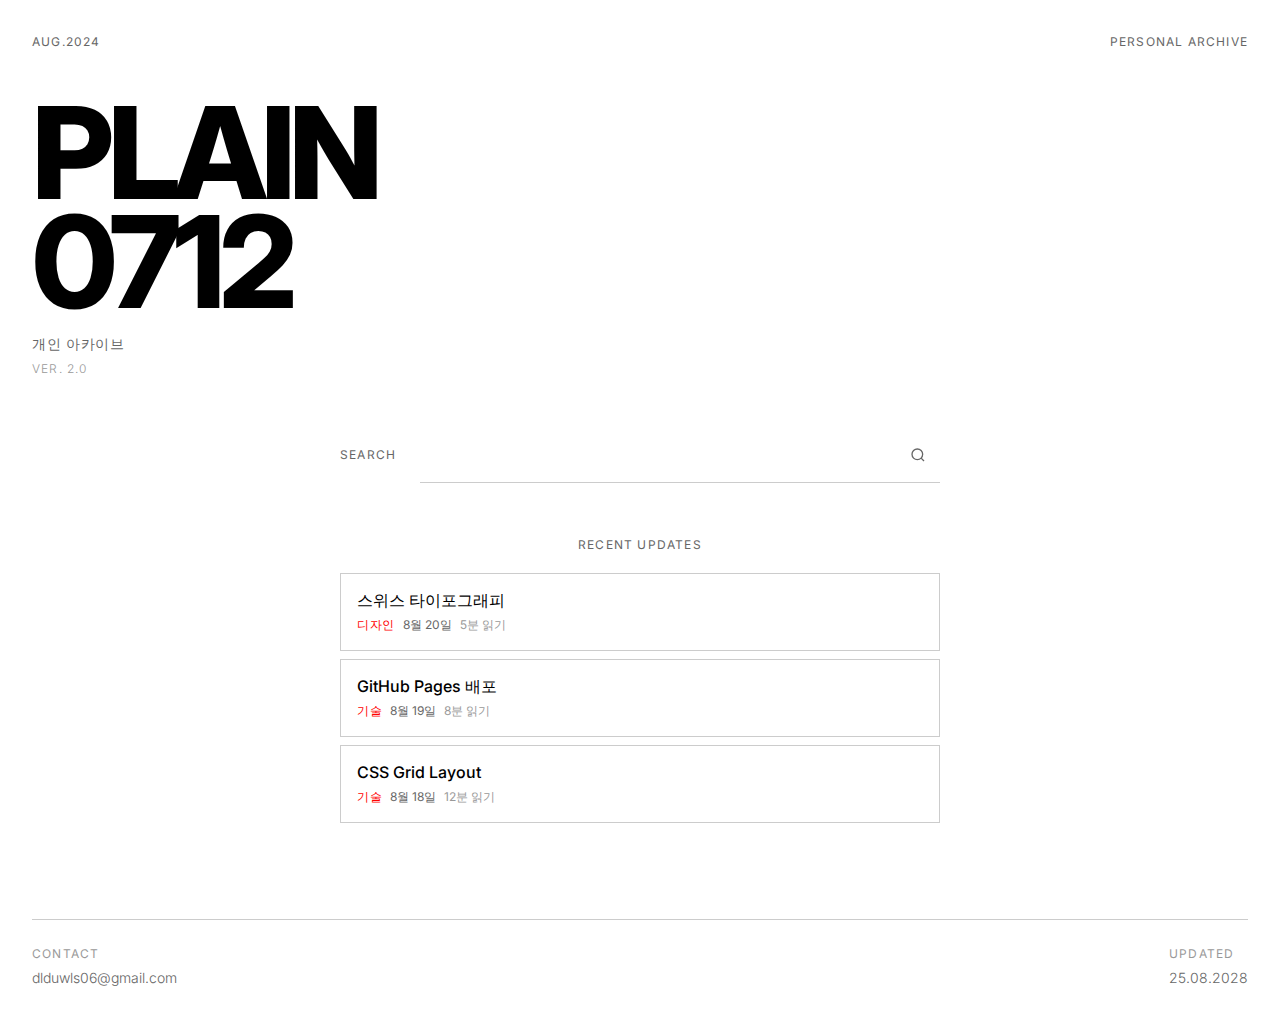
<file: index.html>
<!DOCTYPE html>
<html lang="ko">
<head>
    <meta charset="UTF-8">
    <meta name="viewport" content="width=device-width, initial-scale=1.0">
    <title>Plain0712</title>
    <link rel="stylesheet" href="style.css">
    <link rel="preconnect" href="https://fonts.googleapis.com">
    <link rel="preconnect" href="https://fonts.gstatic.com" crossorigin>
    <link href="https://fonts.googleapis.com/css2?family=Inter:wght@100;200;300;400;500;600;700;800;900&display=swap" rel="stylesheet">
</head>
<body>
    <main class="container">
        <header class="header">
            <div class="header-left">
                <span class="date">AUG.2024</span>
            </div>
            <div class="header-right">
                <span class="type">PERSONAL ARCHIVE</span>
            </div>
        </header>

        <div class="title-section">
            <h1 class="main-title">PLAIN<br>0712</h1>
            <div class="subtitle-block">
                <span class="subtitle">개인 아카이브</span>
                <span class="version">VER. 2.0</span>
            </div>
        </div>

        <div class="search-section">
            <div class="search-container">
                <label class="search-label">SEARCH</label>
                <div class="search-input-wrapper">
                    <input type="text" class="search-input" id="main-search" placeholder="" autocomplete="off">
                    <button class="search-button" type="submit" id="search-btn">
                        <svg width="16" height="16" viewBox="0 0 24 24" fill="none" stroke="currentColor" stroke-width="2">
                            <circle cx="11" cy="11" r="8"></circle>
                            <path d="m21 21-4.35-4.35"></path>
                        </svg>
                    </button>
                </div>
                <div class="search-results-container" id="search-results"></div>
            </div>
        </div>

        <div class="recent-section">
            <div class="recent-header">
                <span class="recent-label">RECENT UPDATES</span>
            </div>
            <div class="recent-list" id="recent-list">
                <!-- 최근 업데이트 목록이 여기에 표시됩니다 -->
            </div>
        </div>

        <footer class="footer">
            <div class="footer-left">
                <div class="footer-item">
                    <span class="footer-label">CONTACT</span>
                    <span class="footer-info">dlduwls06@gmail.com</span>
                </div>
            </div>
            <div class="footer-right">
                <div class="footer-item">
                    <span class="footer-label">UPDATED</span>
                    <span class="footer-info">25.08.2028</span>
                </div>
            </div>
        </footer>
    </main>
    
    <script src="search-data.js"></script>
    <script>
        document.addEventListener('DOMContentLoaded', function() {
            const searchInput = document.getElementById('main-search');
            const searchButton = document.getElementById('search-btn');
            const resultsContainer = document.getElementById('search-results');
            
            let searchTimeout;
            
            // 검색 함수
            function performSearch() {
                const query = searchInput.value.trim();
                const recentSection = document.querySelector('.recent-section');
                
                if (query.length === 0) {
                    resultsContainer.classList.remove('show');
                    setTimeout(() => {
                        resultsContainer.style.display = 'none';
                    }, 300);
                    if (recentSection) {
                        recentSection.classList.remove('search-active');
                    }
                    return;
                }
                
                const results = searchContent(query);
                displaySearchResults(results, resultsContainer);
                resultsContainer.style.display = 'block';
                
                // fade in 효과
                setTimeout(() => {
                    resultsContainer.classList.add('show');
                }, 10);
                
                // 검색 중일 때 최근 업데이트 섹션을 위로 이동
                if (recentSection) {
                    recentSection.classList.add('search-active');
                }
            }
            
            // 실시간 검색
            searchInput.addEventListener('input', function() {
                clearTimeout(searchTimeout);
                searchTimeout = setTimeout(performSearch, 300);
            });
            
            // 검색 버튼 클릭
            searchButton.addEventListener('click', function(e) {
                e.preventDefault();
                performSearch();
            });
            
            // Enter 키 검색
            searchInput.addEventListener('keydown', function(e) {
                if (e.key === 'Enter') {
                    e.preventDefault();
                    performSearch();
                }
            });
            
            // 외부 클릭 시 결과 숨김
            document.addEventListener('click', function(e) {
                if (!e.target.closest('.search-container')) {
                    resultsContainer.classList.remove('show');
                    setTimeout(() => {
                        resultsContainer.style.display = 'none';
                    }, 300);
                    const recentSection = document.querySelector('.recent-section');
                    if (recentSection && searchInput.value.trim() === '') {
                        recentSection.classList.remove('search-active');
                    }
                }
            });
            
            // 최근 업데이트 표시
            const recentListContainer = document.getElementById('recent-list');
            if (recentListContainer) {
                displayRecentUpdates(recentListContainer);
            }
        });
    </script>
</body>
</html>
</file>
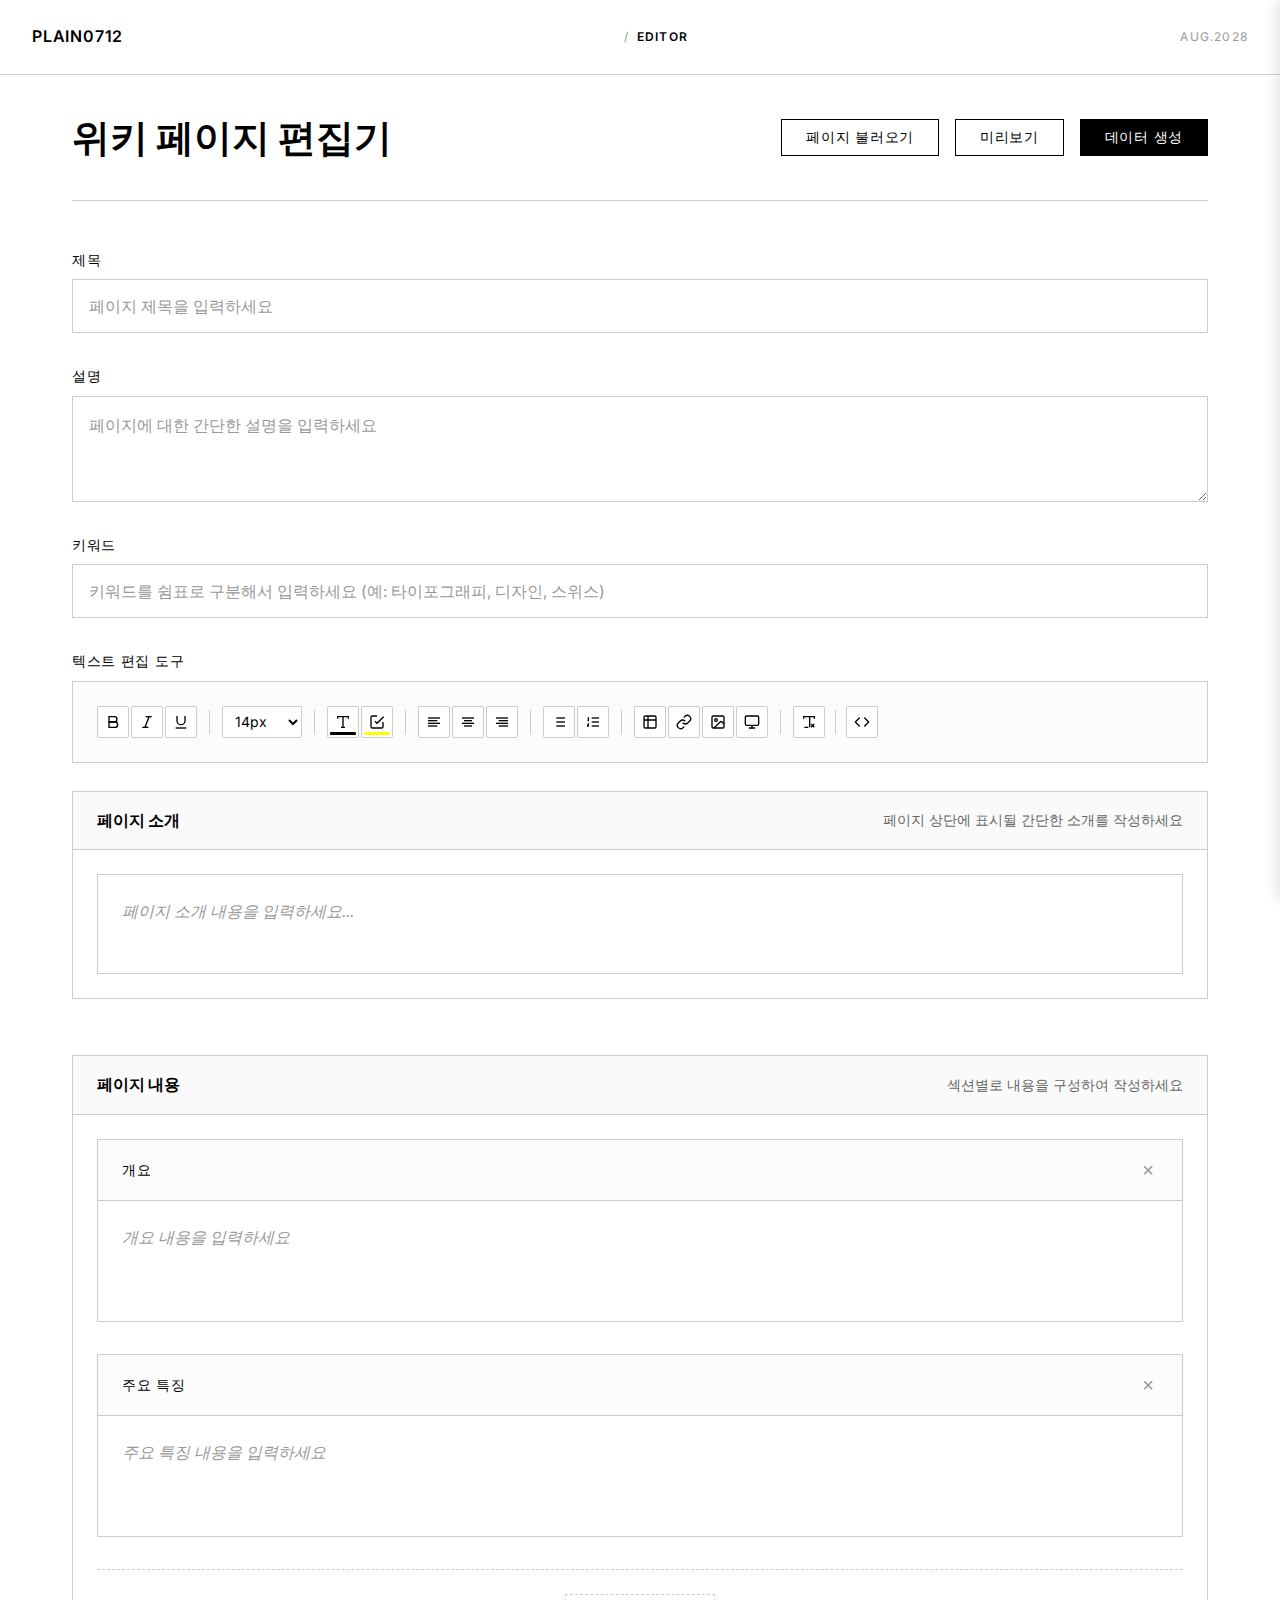
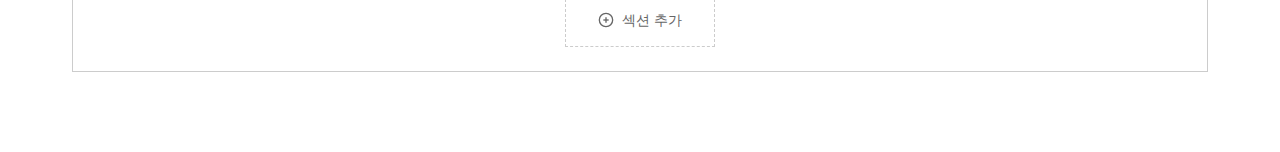
<file: editor.html>
<!DOCTYPE html>
<html lang="ko">
<head>
    <meta charset="UTF-8">
    <meta name="viewport" content="width=device-width, initial-scale=1.0">
    <title>Wiki Editor - Plain0712</title>
    <link rel="stylesheet" href="style.css">
    <link rel="stylesheet" href="editor.css">
    <link rel="preconnect" href="https://fonts.googleapis.com">
    <link rel="preconnect" href="https://fonts.gstatic.com" crossorigin>
    <link href="https://fonts.googleapis.com/css2?family=Inter:wght@300;400;500;600&display=swap" rel="stylesheet">
</head>
<body>
    <header class="wiki-header">
        <div class="header-container">
            <a href="index.html" class="nav-home">PLAIN0712</a>
            <div class="nav-breadcrumb">
                <span class="breadcrumb-separator">/</span>
                <span class="breadcrumb-current">EDITOR</span>
            </div>
            <div class="nav-meta">
                <span class="nav-date">AUG.2028</span>
            </div>
        </div>
    </header>

    <main class="editor-container">
        <div class="editor-wrapper">
            <div class="editor-header">
                <h1 class="editor-title">위키 페이지 편집기</h1>
                <div class="editor-actions">
                    <button class="btn-secondary" id="load-btn">페이지 불러오기</button>
                    <button class="btn-secondary" id="preview-btn">미리보기</button>
                    <button class="btn-primary" id="generate-btn">데이터 생성</button>
                </div>
            </div>

            <form class="editor-form" id="wiki-form">
                <div class="form-group">
                    <label for="page-title">제목</label>
                    <input type="text" id="page-title" class="form-input" placeholder="페이지 제목을 입력하세요" required>
                </div>


                <div class="form-group">
                    <label for="page-description">설명</label>
                    <textarea id="page-description" class="form-textarea" rows="3" placeholder="페이지에 대한 간단한 설명을 입력하세요" required></textarea>
                </div>

                <div class="form-group">
                    <label for="page-keywords">키워드</label>
                    <input type="text" id="page-keywords" class="form-input" placeholder="키워드를 쉼표로 구분해서 입력하세요 (예: 타이포그래피, 디자인, 스위스)" required>
                </div>

                <div class="form-group">
                    <label>텍스트 편집 도구</label>
                    <div class="editor-toolbar">
                        <!-- 텍스트 서식 -->
                        <div class="toolbar-group">
                            <button type="button" class="toolbar-button" data-command="bold" title="굵게">
                                <svg width="16" height="16" viewBox="0 0 24 24" fill="none" stroke="currentColor" stroke-width="2">
                                    <path d="M6 4h8a4 4 0 0 1 4 4 4 4 0 0 1-4 4H6z"></path>
                                    <path d="M6 12h9a4 4 0 0 1 4 4 4 4 0 0 1-4 4H6z"></path>
                                </svg>
                            </button>
                            <button type="button" class="toolbar-button" data-command="italic" title="기울임">
                                <svg width="16" height="16" viewBox="0 0 24 24" fill="none" stroke="currentColor" stroke-width="2">
                                    <line x1="19" y1="4" x2="10" y2="4"></line>
                                    <line x1="14" y1="20" x2="5" y2="20"></line>
                                    <line x1="15" y1="4" x2="9" y2="20"></line>
                                </svg>
                            </button>
                            <button type="button" class="toolbar-button" data-command="underline" title="밑줄">
                                <svg width="16" height="16" viewBox="0 0 24 24" fill="none" stroke="currentColor" stroke-width="2">
                                    <path d="M6 3v7a6 6 0 0 0 6 6 6 6 0 0 0 6-6V3"></path>
                                    <line x1="4" y1="21" x2="20" y2="21"></line>
                                </svg>
                            </button>
                        </div>
                        
                        <div class="toolbar-separator"></div>
                        
                        <!-- 폰트 크기 -->
                        <div class="toolbar-group">
                            <select class="toolbar-select" data-command="fontSize" title="폰트 크기">
                                <option value="1">10px</option>
                                <option value="2">12px</option>
                                <option value="3" selected>14px</option>
                                <option value="4">16px</option>
                                <option value="5">18px</option>
                                <option value="6">24px</option>
                                <option value="7">32px</option>
                            </select>
                        </div>
                        
                        <div class="toolbar-separator"></div>
                        
                        <!-- 색상 -->
                        <div class="toolbar-group">
                            <div class="color-picker-wrapper">
                                <button type="button" class="toolbar-button color-button" data-command="foreColor" title="텍스트 색상">
                                    <svg width="16" height="16" viewBox="0 0 24 24" fill="none" stroke="currentColor" stroke-width="2">
                                        <path d="M4 7V4h16v3M9 20h6M12 4v16"></path>
                                    </svg>
                                    <div class="color-indicator" id="text-color-indicator"></div>
                                </button>
                                <input type="color" class="color-input" id="text-color" value="#000000">
                            </div>
                            
                            <div class="color-picker-wrapper">
                                <button type="button" class="toolbar-button color-button" data-command="hiliteColor" title="하이라이터">
                                    <svg width="16" height="16" viewBox="0 0 24 24" fill="none" stroke="currentColor" stroke-width="2">
                                        <path d="M9 11l3 3L22 4"></path>
                                        <path d="M21 12v7a2 2 0 0 1-2 2H5a2 2 0 0 1-2-2V5a2 2 0 0 1 2-2h7"></path>
                                    </svg>
                                    <div class="color-indicator" id="highlight-color-indicator"></div>
                                </button>
                                <input type="color" class="color-input" id="highlight-color" value="#ffff00">
                            </div>
                        </div>
                        
                        <div class="toolbar-separator"></div>
                        
                        <!-- 정렬 -->
                        <div class="toolbar-group">
                            <button type="button" class="toolbar-button" data-command="justifyLeft" title="왼쪽 정렬">
                                <svg width="16" height="16" viewBox="0 0 24 24" fill="none" stroke="currentColor" stroke-width="2">
                                    <line x1="17" y1="10" x2="3" y2="10"></line>
                                    <line x1="21" y1="6" x2="3" y2="6"></line>
                                    <line x1="21" y1="14" x2="3" y2="14"></line>
                                    <line x1="17" y1="18" x2="3" y2="18"></line>
                                </svg>
                            </button>
                            <button type="button" class="toolbar-button" data-command="justifyCenter" title="가운데 정렬">
                                <svg width="16" height="16" viewBox="0 0 24 24" fill="none" stroke="currentColor" stroke-width="2">
                                    <line x1="18" y1="10" x2="6" y2="10"></line>
                                    <line x1="21" y1="6" x2="3" y2="6"></line>
                                    <line x1="21" y1="14" x2="3" y2="14"></line>
                                    <line x1="18" y1="18" x2="6" y2="18"></line>
                                </svg>
                            </button>
                            <button type="button" class="toolbar-button" data-command="justifyRight" title="오른쪽 정렬">
                                <svg width="16" height="16" viewBox="0 0 24 24" fill="none" stroke="currentColor" stroke-width="2">
                                    <line x1="21" y1="10" x2="7" y2="10"></line>
                                    <line x1="21" y1="6" x2="3" y2="6"></line>
                                    <line x1="21" y1="14" x2="3" y2="14"></line>
                                    <line x1="21" y1="18" x2="7" y2="18"></line>
                                </svg>
                            </button>
                        </div>
                        
                        <div class="toolbar-separator"></div>
                        
                        <!-- 리스트 -->
                        <div class="toolbar-group">
                            <button type="button" class="toolbar-button" data-command="insertUnorderedList" title="글머리 기호">
                                <svg width="16" height="16" viewBox="0 0 24 24" fill="none" stroke="currentColor" stroke-width="2">
                                    <line x1="8" y1="6" x2="21" y2="6"></line>
                                    <line x1="8" y1="12" x2="21" y2="12"></line>
                                    <line x1="8" y1="18" x2="21" y2="18"></line>
                                    <line x1="3" y1="6" x2="3" y2="6"></line>
                                    <line x1="3" y1="12" x2="3" y2="12"></line>
                                    <line x1="3" y1="18" x2="3" y2="18"></line>
                                </svg>
                            </button>
                            <button type="button" class="toolbar-button" data-command="insertOrderedList" title="번호 매기기">
                                <svg width="16" height="16" viewBox="0 0 24 24" fill="none" stroke="currentColor" stroke-width="2">
                                    <line x1="10" y1="6" x2="21" y2="6"></line>
                                    <line x1="10" y1="12" x2="21" y2="12"></line>
                                    <line x1="10" y1="18" x2="21" y2="18"></line>
                                    <path d="M4 6h1v4"></path>
                                    <path d="M4 10h2"></path>
                                    <path d="M6 18H4c0-1 0-2 1-3s1-1 1-1"></path>
                                </svg>
                            </button>
                        </div>
                        
                        <div class="toolbar-separator"></div>
                        
                        <!-- 테이블, 링크 및 이미지 -->
                        <div class="toolbar-group">
                            <div class="table-insert-wrapper">
                                <button type="button" class="toolbar-button" id="table-insert-btn" title="표 삽입">
                                    <svg width="16" height="16" viewBox="0 0 24 24" fill="none" stroke="currentColor" stroke-width="2">
                                        <path d="M9 3H5a2 2 0 0 0-2 2v4m6-6h10a2 2 0 0 1 2 2v4M9 3v18m0 0h10a2 2 0 0 0 2-2V9M9 21H5a2 2 0 0 1-2-2V9m0 0h18"></path>
                                    </svg>
                                </button>
                                <div class="table-grid-selector" id="table-grid-selector">
                                    <div class="table-grid-header">
                                        <span id="table-size-display">표 선택</span>
                                    </div>
                                    <div class="table-grid" id="table-grid"></div>
                                    <div class="table-grid-footer">
                                        <button type="button" class="table-custom-btn" id="table-custom-btn">사용자 정의 표...</button>
                                    </div>
                                </div>
                            </div>
                            <button type="button" class="toolbar-button" data-command="createLink" title="링크 삽입">
                                <svg width="16" height="16" viewBox="0 0 24 24" fill="none" stroke="currentColor" stroke-width="2">
                                    <path d="M10 13a5 5 0 0 0 7.54.54l3-3a5 5 0 0 0-7.07-7.07l-1.72 1.71"></path>
                                    <path d="M14 11a5 5 0 0 0-7.54-.54l-3 3a5 5 0 0 0 7.07 7.07l1.71-1.71"></path>
                                </svg>
                            </button>
                            <div class="image-upload-wrapper">
                                <button type="button" class="toolbar-button" id="image-upload-btn" title="이미지 삽입">
                                    <svg width="16" height="16" viewBox="0 0 24 24" fill="none" stroke="currentColor" stroke-width="2">
                                        <rect x="3" y="3" width="18" height="18" rx="2" ry="2"></rect>
                                        <circle cx="9" cy="9" r="2"></circle>
                                        <path d="m21 15-3.086-3.086a2 2 0 0 0-2.828 0L6 21"></path>
                                    </svg>
                                </button>
                                <input type="file" id="image-upload-input" accept="image/*" style="display: none;">
                            </div>
                            <button type="button" class="toolbar-button" data-command="insertCodeBlock" title="코드 블록">
                                <svg width="16" height="16" viewBox="0 0 24 24" fill="none" stroke="currentColor" stroke-width="2" stroke-linecap="round" stroke-linejoin="round">
                                    <rect x="2" y="3" width="20" height="14" rx="2" ry="2"></rect>
                                    <line x1="8" y1="21" x2="16" y2="21"></line>
                                    <line x1="12" y1="17" x2="12" y2="21"></line>
                                </svg>
                            </button>
                        </div>
                        
                        <div class="toolbar-separator"></div>
                        
                        <!-- 기타 -->
                        <div class="toolbar-group">
                            <div class="toolbar-group">
                            <button type="button" class="toolbar-button" data-command="removeFormat" title="서식 제거">
                                <svg width="16" height="16" viewBox="0 0 24 24" fill="none" stroke="currentColor" stroke-width="2">
                                    <path d="M4 7V4h16v3M5 20h6M13 4v16"></path>
                                    <path d="m15 15 5 5m-5 0 5-5"></path>
                                </svg>
                            </button>
                        </div>
                        <div class="toolbar-separator"></div>
                        <!-- 모드 전환 -->
                        <div class="toolbar-group">
                            <button type="button" class="toolbar-button" id="mode-toggle-btn" title="코드 보기">
                                <svg width="16" height="16" viewBox="0 0 24 24" fill="none" stroke="currentColor" stroke-width="2" stroke-linecap="round" stroke-linejoin="round">
                                    <polyline points="16 18 22 12 16 6"></polyline>
                                    <polyline points="8 6 2 12 8 18"></polyline>
                                </svg>
                            </button>
                        </div>
                        </div>
                    </div>
                    
                    <!-- 페이지 소개 영역 -->
                    <div class="editor-section" style="margin-top: 20px;">
                        <div class="section-header">
                            <h4>페이지 소개</h4>
                            <span class="section-desc">페이지 상단에 표시될 간단한 소개를 작성하세요</span>
                        </div>
                        <div class="section-content">
                            <div id="page-intro" class="intro-content-edit" contenteditable="true" placeholder="페이지 소개 내용을 입력하세요..."></div>
                        </div>
                    </div>

                    <!-- 페이지 내용 영역 -->
                    <div class="editor-section">
                        <div class="section-header">
                            <h4>페이지 내용</h4>
                            <span class="section-desc">섹션별로 내용을 구성하여 작성하세요</span>
                        </div>
                        <div class="section-content">
                            <div class="content-sections">
                                <div class="section-template" data-section="overview">
                                    <div class="section-header-edit">
                                        <h4>개요</h4>
                                        <button type="button" class="remove-section" title="섹션 삭제">×</button>
                                    </div>
                                    <div class="section-content-edit" contenteditable="true" placeholder="개요 내용을 입력하세요"></div>
                                </div>

                                <div class="section-template" data-section="features">
                                    <div class="section-header-edit">
                                        <h4>주요 특징</h4>
                                        <button type="button" class="remove-section" title="섹션 삭제">×</button>
                                    </div>
                                    <div class="section-content-edit" contenteditable="true" placeholder="주요 특징 내용을 입력하세요"></div>
                                </div>
                            </div>
                            
                            <div class="add-section-area">
                                <button type="button" class="btn-add-section" id="add-section-btn">
                                    <svg width="16" height="16" viewBox="0 0 24 24" fill="none" stroke="currentColor" stroke-width="2">
                                        <circle cx="12" cy="12" r="10"></circle>
                                        <line x1="12" y1="8" x2="12" y2="16"></line>
                                        <line x1="8" y1="12" x2="16" y2="12"></line>
                                    </svg>
                                    섹션 추가
                                </button>
                            </div>
                        </div>
                    </div>
                </div>
            </form>

            <div class="output-section" id="output-section" style="display: none;">
                <h2>생성된 데이터</h2>
                <div class="output-tabs">
                    <button class="tab-button active" data-tab="search-data">검색 데이터</button>
                    <button class="tab-button" data-tab="html-content">HTML 내용</button>
                </div>
                
                <div class="tab-content active" id="search-data-tab">
                    <pre id="search-data-output"></pre>
                    <button class="btn-copy" id="copy-search-data">복사</button>
                </div>
                
                <div class="tab-content" id="html-content-tab">
                    <pre id="html-content-output"></pre>
                    <button class="btn-copy" id="copy-html-content">복사</button>
                </div>
            </div>
        </div>
    </main>

    <!-- 속성 편집 사이드바 -->
    <div class="property-panel" id="property-panel">
        <div class="property-header">
            <h4 id="property-title">속성 편집</h4>
            <button class="property-close" id="property-close">&times;</button>
        </div>
        <div class="property-content" id="property-content">
            <div class="property-empty">
                <svg width="48" height="48" viewBox="0 0 24 24" fill="none" stroke="currentColor" stroke-width="1">
                    <rect x="3" y="3" width="18" height="18" rx="2" ry="2"></rect>
                    <circle cx="9" cy="9" r="2"></circle>
                    <path d="m21 15-3.086-3.086a2 2 0 0 0-2.828 0L6 21"></path>
                </svg>
                <p>이미지나 표를 클릭하면<br>속성을 편집할 수 있습니다</p>
            </div>
        </div>
    </div>

    <!-- 페이지 불러오기 모달 -->
    <div class="modal-overlay" id="load-modal" style="display: none;">
        <div class="modal-container">
            <div class="modal-header">
                <h3>저장된 페이지 불러오기</h3>
                <button class="modal-close" id="modal-close">&times;</button>
            </div>
            <div class="modal-content">
                <div class="page-list" id="page-list">
                    <div class="empty-state">
                        <p>저장된 페이지가 없습니다.</p>
                        <small>페이지를 작성하고 "데이터 생성" 버튼을 눌러 저장하세요.</small>
                    </div>
                </div>
            </div>
            <div class="modal-footer">
                <button class="btn-secondary" id="modal-cancel">취소</button>
            </div>
        </div>
    </div>

    <script src="editor.js"></script>
</body>
</html>
</file>
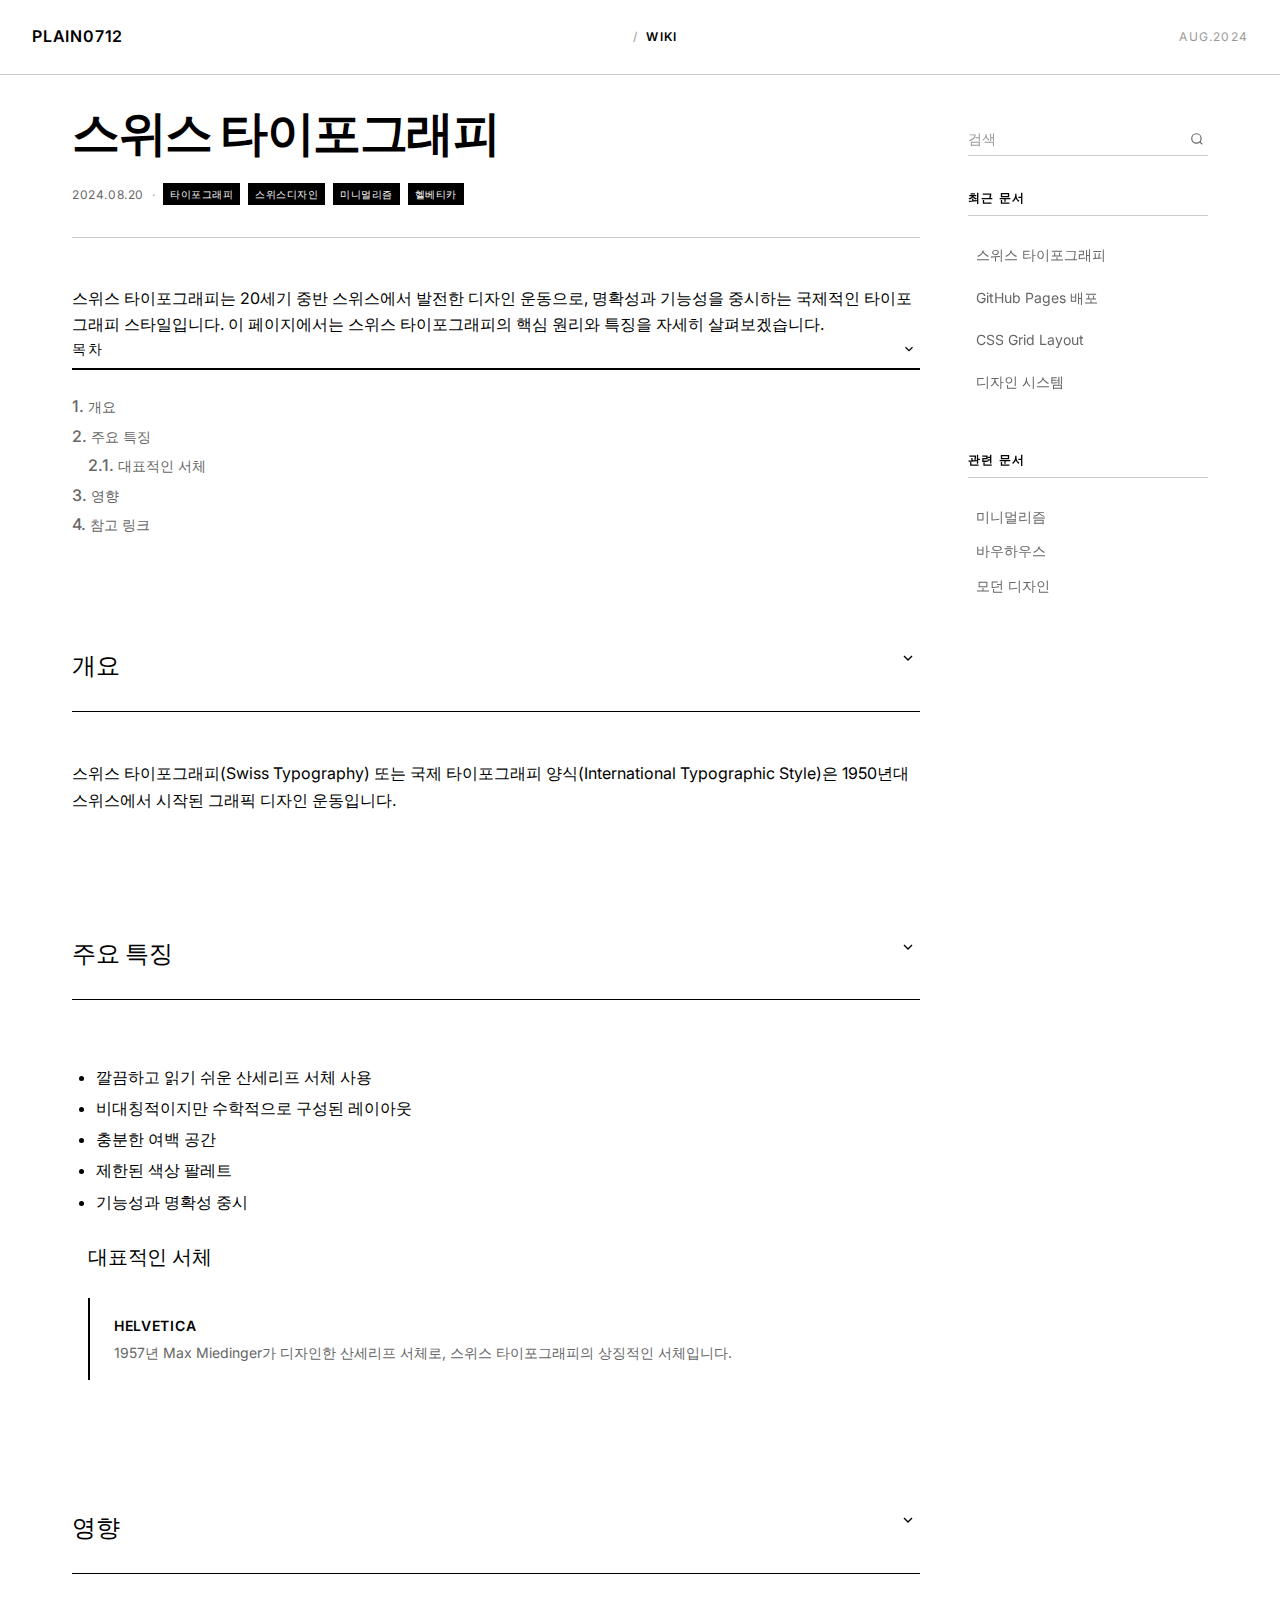
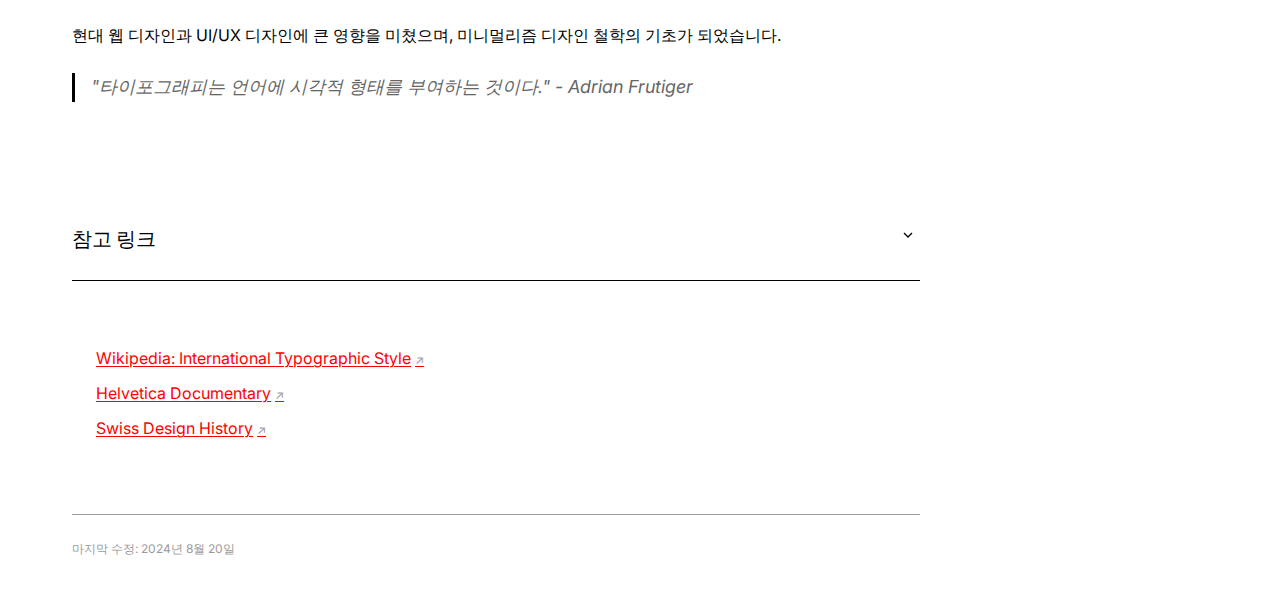
<file: wiki.html>
<!DOCTYPE html>
<html lang="ko">
<head>
    <meta charset="UTF-8">
    <meta name="viewport" content="width=device-width, initial-scale=1.0">
    <title>Wiki - Plain0712</title>
    <link rel="stylesheet" href="style.css">
    <link rel="stylesheet" href="wiki.css">
    <link rel="preconnect" href="https://fonts.googleapis.com">
    <link rel="preconnect" href="https://fonts.gstatic.com" crossorigin>
    <link href="https://fonts.googleapis.com/css2?family=Inter:wght@300;400;500;600&display=swap" rel="stylesheet">
</head>
<body>
    <header class="wiki-header">
        <div class="header-container">
            <a href="index.html" class="nav-home">PLAIN0712</a>
            <div class="nav-breadcrumb">
                <span class="breadcrumb-separator">/</span>
                <span class="breadcrumb-current">WIKI</span>
            </div>
            <div class="nav-meta">
                <span class="nav-date">AUG.2024</span>
            </div>
        </div>
    </header>

    <main class="wiki-container">
        <article class="wiki-content">
            <div class="content-wrapper">
                <div class="content-main">
                    <header class="content-header">
                        <h1 class="content-title">스위스 타이포그래피</h1>
                        <div class="content-meta">
                            <span class="meta-date">2024.08.20</span>
                            <span class="meta-separator">·</span>
                            <span class="meta-keyword">타이포그래피</span>
                            <span class="meta-keyword">스위스디자인</span>
                            <span class="meta-keyword">미니멀리즘</span>
                            <span class="meta-keyword">헬베티카</span>
                        </div>
                    </header>

                    <!-- 자유 입력 영역 -->
                    <div class="page-intro-section">
                        <div class="page-intro-content" contenteditable="false">
                            <p>스위스 타이포그래피는 20세기 중반 스위스에서 발전한 디자인 운동으로, 명확성과 기능성을 중시하는 국제적인 타이포그래피 스타일입니다. 이 페이지에서는 스위스 타이포그래피의 핵심 원리와 특징을 자세히 살펴보겠습니다.</p>
                        </div>
                    </div>

                    <nav class="table-of-contents">
                        <div class="toc-header">
                            <h3>목차</h3>
                            <button class="toc-toggle" id="toc-toggle">
                                <svg width="14" height="14" viewBox="0 0 24 24" fill="none" stroke="currentColor" stroke-width="2">
                                    <path d="m6 9 6 6 6-6"></path>
                                </svg>
                            </button>
                        </div>
                        <div class="toc-content" id="toc-content">
                            <ol>
                                <li><a href="#overview">개요</a></li>
                                <li>
                                    <a href="#features">주요 특징</a>
                                    <ol>
                                        <li><a href="#typography">대표적인 서체</a></li>
                                    </ol>
                                </li>
                                <li><a href="#influence">영향</a></li>
                                <li><a href="#references">참고 링크</a></li>
                            </ol>
                        </div>
                    </nav>

                    <section class="content-body">
                            <div id="overview" class="content-section">
                                <div class="section-header">
                                    <h2>개요</h2>
                                    <button class="section-toggle" data-section="overview-content">
                                        <svg width="16" height="16" viewBox="0 0 24 24" fill="none" stroke="currentColor" stroke-width="2">
                                            <path d="m6 9 6 6 6-6"></path>
                                        </svg>
                                    </button>
                                </div>
                                <div class="section-content" id="overview-content">
                                    <p>스위스 타이포그래피(Swiss Typography) 또는 국제 타이포그래피 양식(International Typographic Style)은 1950년대 스위스에서 시작된 그래픽 디자인 운동입니다.</p>
                                </div>
                            </div>

                            <div id="features" class="content-section">
                                <div class="section-header">
                                    <h2>주요 특징</h2>
                                    <button class="section-toggle" data-section="features-content">
                                        <svg width="16" height="16" viewBox="0 0 24 24" fill="none" stroke="currentColor" stroke-width="2">
                                            <path d="m6 9 6 6 6-6"></path>
                                        </svg>
                                    </button>
                                </div>
                                <div class="section-content" id="features-content">
                                    <ul>
                                        <li>깔끔하고 읽기 쉬운 산세리프 서체 사용</li>
                                        <li>비대칭적이지만 수학적으로 구성된 레이아웃</li>
                                        <li>충분한 여백 공간</li>
                                        <li>제한된 색상 팔레트</li>
                                        <li>기능성과 명확성 중시</li>
                                    </ul>

                                    <div id="typography" class="content-subsection">
                                        <h3>대표적인 서체</h3>
                                        <div class="info-box">
                                            <h4>Helvetica</h4>
                                            <p>1957년 Max Miedinger가 디자인한 산세리프 서체로, 스위스 타이포그래피의 상징적인 서체입니다.</p>
                                        </div>
                                    </div>
                                </div>
                            </div>

                            <div id="influence" class="content-section">
                                <div class="section-header">
                                    <h2>영향</h2>
                                    <button class="section-toggle" data-section="influence-content">
                                        <svg width="16" height="16" viewBox="0 0 24 24" fill="none" stroke="currentColor" stroke-width="2">
                                            <path d="m6 9 6 6 6-6"></path>
                                        </svg>
                                    </button>
                                </div>
                                <div class="section-content" id="influence-content">
                                    <p>현대 웹 디자인과 UI/UX 디자인에 큰 영향을 미쳤으며, 미니멀리즘 디자인 철학의 기초가 되었습니다.</p>

                                    <blockquote class="quote">
                                        "타이포그래피는 언어에 시각적 형태를 부여하는 것이다." - Adrian Frutiger
                                    </blockquote>
                                </div>
                            </div>

                            <div id="references" class="content-section">
                                <div class="section-header">
                                    <h3>참고 링크</h3>
                                    <button class="section-toggle" data-section="references-content">
                                        <svg width="16" height="16" viewBox="0 0 24 24" fill="none" stroke="currentColor" stroke-width="2">
                                            <path d="m6 9 6 6 6-6"></path>
                                        </svg>
                                    </button>
                                </div>
                                <div class="section-content" id="references-content">
                                    <ul class="link-list">
                                        <li><a href="#" class="external-link">Wikipedia: International Typographic Style</a></li>
                                        <li><a href="#" class="external-link">Helvetica Documentary</a></li>
                                        <li><a href="#" class="external-link">Swiss Design History</a></li>
                                    </ul>
                                </div>
                            </div>
                        </section>

                    <footer class="content-footer">
                        <div class="edit-info">
                            <p>마지막 수정: 2024년 8월 20일</p>
                        </div>
                    </footer>
                </div>

                <aside class="wiki-sidebar">
                    <div class="sidebar-search">
                        <div class="search-container-small">
                            <input type="text" class="search-input-small" placeholder="검색">
                            <button class="search-button-small" type="submit">
                                <svg width="14" height="14" viewBox="0 0 24 24" fill="none" stroke="currentColor" stroke-width="2">
                                    <circle cx="11" cy="11" r="8"></circle>
                                    <path d="m21 21-4.35-4.35"></path>
                                </svg>
                            </button>
                        </div>
                    </div>

                    <div class="sidebar-section">
                        <h3>최근 문서</h3>
                        <ul class="recent-list">
                            <li><a href="#" class="recent-link">스위스 타이포그래피</a></li>
                            <li><a href="#" class="recent-link">GitHub Pages 배포</a></li>
                            <li><a href="#" class="recent-link">CSS Grid Layout</a></li>
                            <li><a href="#" class="recent-link">디자인 시스템</a></li>
                        </ul>
                    </div>

                    <div class="sidebar-section">
                        <h3>관련 문서</h3>
                        <ul class="related-list">
                            <li><a href="#" class="related-link">미니멀리즘</a></li>
                            <li><a href="#" class="related-link">바우하우스</a></li>
                            <li><a href="#" class="related-link">모던 디자인</a></li>
                        </ul>
                    </div>
                </aside>
            </div>
        </article>
    </main>
    
    <script>
        document.addEventListener('DOMContentLoaded', function() {
            // 목차 토글
            const tocToggle = document.getElementById('toc-toggle');
            const tocContent = document.getElementById('toc-content');
            
            if (tocToggle && tocContent) {
                tocToggle.addEventListener('click', function() {
                    const isCollapsed = tocContent.classList.contains('collapsed');
                    
                    if (isCollapsed) {
                        tocContent.classList.remove('collapsed');
                        tocToggle.classList.remove('collapsed');
                    } else {
                        tocContent.classList.add('collapsed');
                        tocToggle.classList.add('collapsed');
                    }
                });
            }
            
            // 섹션 토글
            const sectionToggles = document.querySelectorAll('.section-toggle');
            
            sectionToggles.forEach(function(toggle) {
                toggle.addEventListener('click', function() {
                    const targetId = toggle.getAttribute('data-section');
                    const targetContent = document.getElementById(targetId);
                    
                    if (targetContent) {
                        const isCollapsed = targetContent.classList.contains('collapsed');
                        
                        if (isCollapsed) {
                            targetContent.classList.remove('collapsed');
                            toggle.classList.remove('collapsed');
                        } else {
                            targetContent.classList.add('collapsed');
                            toggle.classList.add('collapsed');
                        }
                    }
                });
            });
        });
    </script>
</body>
</html>
</file>
<file: style.css>
/* Swiss Typography Base Styles */
:root {
    --color-primary: #000000;
    --color-secondary: #666666;
    --color-tertiary: #999999;
    --color-light: #cccccc;
    --color-background: #ffffff;
    --color-accent: #ff0000;
    --font-primary: 'Inter', -apple-system, BlinkMacSystemFont, 'Segoe UI', Helvetica, Arial, sans-serif;
    --spacing-xs: 0.25rem;
    --spacing-sm: 0.5rem;
    --spacing-md: 1rem;
    --spacing-lg: 1.5rem;
    --spacing-xl: 2rem;
    --spacing-xxl: 3rem;
    --border-radius: 0px;
    --transition: all 0.2s ease;
}

/* Reset and Base */
* {
    margin: 0;
    padding: 0;
    box-sizing: border-box;
}

html {
    font-size: 16px;
    line-height: 1.5;
}

body {
    font-family: var(--font-primary);
    font-weight: 400;
    color: var(--color-primary);
    background-color: var(--color-background);
    line-height: 1.6;
    -webkit-font-smoothing: antialiased;
    -moz-osx-font-smoothing: grayscale;
    -webkit-tap-highlight-color: transparent;
    -webkit-touch-callout: none;
    touch-action: manipulation;
}

/* Container */
.container {
    width: 100%;
    padding: var(--spacing-xl);
    min-height: 100vh;
    display: grid;
    grid-template-rows: auto auto 1fr auto auto;
    gap: var(--spacing-xxl);
    position: relative;
}

/* Header */
.header {
    display: flex;
    justify-content: space-between;
    align-items: center;
    width: 100%;
}

.header-left,
.header-right {
    font-size: 0.75rem;
    font-weight: 400;
    letter-spacing: 0.1em;
    text-transform: uppercase;
    color: var(--color-secondary);
}

/* Title Section */
.title-section {
    width: 100%;
    text-align: left;
}

.main-title {
    font-size: 8rem;
    font-weight: 800;
    line-height: 0.85;
    letter-spacing: -0.05em;
    color: var(--color-primary);
    margin: 0;
}

.subtitle-block {
    display: flex;
    flex-direction: column;
    gap: var(--spacing-xs);
    text-align: left;
    margin-top: var(--spacing-md);
}

.subtitle {
    font-size: 0.875rem;
    font-weight: 400;
    color: var(--color-secondary);
    letter-spacing: 0.05em;
}

.version {
    font-size: 0.75rem;
    font-weight: 300;
    color: var(--color-tertiary);
    letter-spacing: 0.1em;
    text-transform: uppercase;
}


/* Search Section */
.search-section {
    display: flex;
    justify-content: center;
    align-items: center;
    width: 100%;
}

.search-container {
    display: flex;
    align-items: center;
    gap: var(--spacing-lg);
    max-width: 600px;
    width: 100%;
}

.search-label {
    font-size: 0.75rem;
    font-weight: 400;
    color: var(--color-secondary);
    letter-spacing: 0.1em;
    text-transform: uppercase;
    flex-shrink: 0;
}

.search-input-wrapper {
    position: relative;
    flex: 1;
}

.search-input {
    width: 100%;
    border: none;
    border-bottom: 1px solid var(--color-light);
    padding: var(--spacing-md) var(--spacing-xl) var(--spacing-md) 0;
    font-size: 1.25rem;
    font-weight: 300;
    background: transparent;
    color: var(--color-primary);
    outline: none;
    transition: var(--transition);
    font-family: var(--font-primary);
}

.search-input:focus {
    border-bottom-color: var(--color-primary);
}

.search-input::placeholder {
    color: var(--color-tertiary);
    font-weight: 300;
}

.search-button {
    position: absolute;
    right: 0;
    top: 50%;
    transform: translateY(-50%);
    background: none;
    border: none;
    color: var(--color-secondary);
    cursor: pointer;
    padding: var(--spacing-sm);
    display: flex;
    align-items: center;
    justify-content: center;
    transition: var(--transition);
    min-height: 44px;
    min-width: 44px;
}

.search-button:hover {
    color: var(--color-primary);
}

.search-button:active {
    color: var(--color-primary);
    transform: translateY(-50%) scale(0.95);
}

/* Search Results */
.search-results-container {
    position: absolute;
    top: 100%;
    left: 50%;
    transform: translateX(-50%);
    width: 85vw;
    max-width: 1000px;
    background: var(--color-background);
    max-height: 400px;
    overflow-y: auto;
    -webkit-overflow-scrolling: touch;
    z-index: 1000;
    display: none;
    margin-top: var(--spacing-md);
    opacity: 0;
    transition: opacity 0.3s ease;
}

.search-results-container.show {
    opacity: 1;
}

.search-results {
    padding: 0;
}

.search-result-item {
    display: block;
    padding: var(--spacing-md);
    text-decoration: none;
    color: var(--color-primary);
    border-bottom: 1px solid rgba(0, 0, 0, 0.05);
    transition: var(--transition);
    min-height: 44px;
    display: flex;
    flex-direction: column;
    justify-content: center;
}

.search-result-item:hover {
    background-color: rgba(0, 0, 0, 0.02);
}

.search-result-item:active {
    background-color: rgba(0, 0, 0, 0.04);
    transform: scale(0.98);
}

.search-result-item:last-child {
    border-bottom: none;
}

.result-title {
    font-size: 1rem;
    font-weight: 500;
    color: var(--color-primary);
    margin-bottom: var(--spacing-xs);
}

.result-category {
    font-size: 0.75rem;
    font-weight: 400;
    color: var(--color-accent);
    text-transform: uppercase;
    letter-spacing: 0.05em;
    margin-bottom: var(--spacing-xs);
}

.result-description {
    font-size: 0.875rem;
    color: var(--color-secondary);
    line-height: 1.4;
}

.no-results {
    padding: var(--spacing-md);
    text-align: center;
    color: var(--color-tertiary);
    font-size: 0.875rem;
}

/* Recent Updates Section */
.recent-section {
    display: flex;
    justify-content: center;
    align-items: center;
    width: 100%;
    flex-direction: column;
    transition: all 0.4s ease;
    opacity: 1;
}



.recent-header {
    margin-bottom: var(--spacing-md);
    text-align: center;
    width: 100%;
}

.recent-label {
    font-size: 0.75rem;
    font-weight: 400;
    color: var(--color-secondary);
    letter-spacing: 0.1em;
    text-transform: uppercase;
}

.recent-list {
    width: 100%;
    max-width: 600px;
    margin: 0 auto;
    display: flex;
    flex-direction: column;
    gap: var(--spacing-sm);
}

.recent-item {
    display: block;
    text-decoration: none;
    color: var(--color-primary);
    padding: var(--spacing-md);
    border: 1px solid var(--color-light);
    transition: var(--transition);
    background: var(--color-background);
    min-height: 44px;
    display: flex;
    align-items: center;
}

.recent-item:hover {
    border-color: var(--color-secondary);
    background-color: rgba(0, 0, 0, 0.01);
}

.recent-item:active {
    border-color: var(--color-primary);
    background-color: rgba(0, 0, 0, 0.03);
    transform: scale(0.99);
}

.recent-item-content {
    display: flex;
    flex-direction: column;
    gap: var(--spacing-xs);
}

.recent-title {
    font-size: 1rem;
    font-weight: 500;
    color: var(--color-primary);
    line-height: 1.3;
}

.recent-meta {
    display: flex;
    align-items: center;
    gap: var(--spacing-sm);
    font-size: 0.75rem;
    color: var(--color-tertiary);
}

.recent-category {
    color: var(--color-accent);
    font-weight: 500;
    text-transform: uppercase;
    letter-spacing: 0.05em;
}

.recent-date {
    color: var(--color-secondary);
}

.recent-read-time {
    color: var(--color-tertiary);
}

.no-recent {
    padding: var(--spacing-lg);
    text-align: center;
    color: var(--color-tertiary);
    font-size: 0.875rem;
}

/* Footer */
.footer {
    display: flex;
    justify-content: space-between;
    align-items: flex-end;
    border-top: 1px solid var(--color-light);
    padding-top: var(--spacing-lg);
    margin-top: var(--spacing-xxl);
}

.footer-item {
    display: flex;
    flex-direction: column;
    gap: var(--spacing-xs);
}

.footer-label {
    font-size: 0.75rem;
    font-weight: 400;
    color: var(--color-tertiary);
    letter-spacing: 0.1em;
    text-transform: uppercase;
}

.footer-info {
    font-size: 0.875rem;
    font-weight: 300;
    color: var(--color-secondary);
}

/* Responsive Design */

@media (max-width: 1200px) {
    .main-title {
        font-size: 7rem;
    }
    
    .search-results-container {
        width: 90vw;
    }
}

@media (max-width: 1024px) {
    .main-title {
        font-size: 6rem;
    }
    
    .search-section {
        padding: 0 var(--spacing-md);
    }
    
    .search-results-container {
        width: 95vw;
    }
}

@media (max-width: 768px) {
    :root {
        --spacing-xs: 0.25rem;
        --spacing-sm: 0.5rem;
        --spacing-md: 0.75rem;
        --spacing-lg: 1rem;
        --spacing-xl: 1.5rem;
        --spacing-xxl: 2rem;
    }
    
    .container {
        padding: var(--spacing-lg);
        gap: var(--spacing-xl);
        min-height: 100vh;
    }
    
    .header {
        margin-bottom: var(--spacing-sm);
    }
    
    .header-left,
    .header-right {
        font-size: 0.6875rem;
    }
    
    .title-section {
        margin-bottom: var(--spacing-lg);
    }
    
    .main-title {
        font-size: 4.5rem;
        line-height: 0.8;
        margin-bottom: var(--spacing-sm);
    }
    
    .subtitle-block {
        margin-top: var(--spacing-sm);
    }
    
    .subtitle {
        font-size: 0.8125rem;
    }
    
    .search-section {
        position: relative;
        top: auto;
        left: auto;
        transform: none;
        padding: 0;
        margin-bottom: var(--spacing-xl);
    }
    
    .search-container {
        flex-direction: column;
        align-items: stretch;
        gap: var(--spacing-md);
        text-align: left;
        max-width: 100%;
    }
    
    .search-label {
        align-self: flex-start;
    }
    
    .search-input {
        font-size: 1.125rem;
        padding: var(--spacing-sm) var(--spacing-lg) var(--spacing-sm) 0;
        -webkit-appearance: none;
        appearance: none;
    }
    
    .search-results-container {
        position: static;
        max-height: 300px;
        width: 100%;
        left: auto;
        top: auto;
        transform: none;
        margin-top: var(--spacing-sm);
        margin-bottom: var(--spacing-md);
    }
    
    .recent-section {
        position: static;
        top: auto;
        left: auto;
        transform: none;
        opacity: 1;
        margin-bottom: var(--spacing-xl);
    }
    
    .recent-section.search-active {
        top: auto;
        transform: none;
        margin-top: 0;
    }
    
    .recent-item {
        padding: var(--spacing-md);
    }
    
    .recent-meta {
        flex-wrap: wrap;
        gap: var(--spacing-xs);
    }
    
    .footer {
        position: relative;
        bottom: auto;
        left: auto;
        right: auto;
        flex-direction: column;
        align-items: flex-start;
        gap: var(--spacing-lg);
        margin-top: var(--spacing-xl);
        padding-top: var(--spacing-lg);
    }
}

@media (max-width: 480px) {
    .container {
        padding: var(--spacing-md);
        gap: var(--spacing-lg);
    }
    
    .header {
        flex-direction: column;
        align-items: flex-start;
        gap: var(--spacing-xs);
    }
    
    .header-right {
        align-self: flex-end;
    }
    
    .main-title {
        font-size: 3.5rem;
        line-height: 0.75;
    }
    
    .search-input {
        font-size: 1rem;
        padding: var(--spacing-xs) var(--spacing-lg) var(--spacing-xs) 0;
        -webkit-appearance: none;
        appearance: none;
    }
    
    .search-container {
        gap: var(--spacing-sm);
    }
    
    .recent-item {
        padding: var(--spacing-sm) var(--spacing-md);
    }
    
    .recent-title {
        font-size: 0.9375rem;
    }
    
    .recent-meta {
        font-size: 0.6875rem;
    }
}

@media (max-width: 360px) {
    .main-title {
        font-size: 2.75rem;
    }
    
    .search-input {
        font-size: 0.9375rem;
        -webkit-appearance: none;
        appearance: none;
    }
    
    .subtitle {
        font-size: 0.75rem;
    }
}
</file>
<file: editor.css>
/* Editor-specific styles */

/* Header - wiki.css와 통일 */
.wiki-header {
    border-bottom: 1px solid var(--color-light);
    background-color: var(--color-background);
    position: sticky;
    top: 0;
    z-index: 100;
    width: 100%;
}

.header-container {
    width: 100%;
    padding: var(--spacing-lg) var(--spacing-xl);
    display: flex;
    justify-content: space-between;
    align-items: center;
}

.nav-home {
    font-size: 1rem;
    font-weight: 600;
    color: var(--color-primary);
    text-decoration: none;
    transition: var(--transition);
    letter-spacing: 0.05em;
}

.nav-home:hover {
    color: var(--color-accent);
}

.nav-breadcrumb {
    display: flex;
    align-items: center;
    color: var(--color-secondary);
    font-size: 0.75rem;
    font-weight: 400;
    letter-spacing: 0.1em;
    text-transform: uppercase;
}

.breadcrumb-separator {
    margin: 0 var(--spacing-sm);
    color: var(--color-tertiary);
}

.breadcrumb-current {
    font-weight: 600;
    color: var(--color-primary);
}

.nav-meta {
    font-size: 0.75rem;
    font-weight: 400;
    color: var(--color-tertiary);
    letter-spacing: 0.1em;
    text-transform: uppercase;
}

.editor-container {
    max-width: 1200px;
    margin: 0 auto;
    padding: var(--spacing-xl);
    min-height: calc(100vh - 90px);
}

.editor-wrapper {
    background: var(--color-background);
}

/* Editor Header */
.editor-header {
    display: flex;
    justify-content: space-between;
    align-items: center;
    margin-bottom: var(--spacing-xxl);
    padding-bottom: var(--spacing-xl);
    border-bottom: 1px solid var(--color-light);
}

.editor-title {
    font-size: clamp(1.5rem, 3vw, 2.5rem);
    font-weight: 700;
    color: var(--color-primary);
    margin: 0;
}

.editor-actions {
    display: flex;
    gap: var(--spacing-md);
}

/* Buttons */
.btn-primary,
.btn-secondary {
    padding: var(--spacing-sm) var(--spacing-lg);
    border: 1px solid var(--color-primary);
    background: var(--color-background);
    color: var(--color-primary);
    font-size: 0.875rem;
    font-weight: 500;
    font-family: var(--font-primary);
    cursor: pointer;
    transition: var(--transition);
    text-transform: uppercase;
    letter-spacing: 0.05em;
}

.btn-primary {
    background: var(--color-primary);
    color: var(--color-background);
}

.btn-primary:hover {
    background: var(--color-secondary);
    border-color: var(--color-secondary);
}

.btn-secondary:hover {
    background: var(--color-primary);
    color: var(--color-background);
}

.add-section-area {
    text-align: center;
    padding-top: var(--spacing-lg);
    border-top: 1px dashed var(--color-light);
    margin-top: var(--spacing-lg);
}

.btn-add-section {
    display: inline-flex;
    align-items: center;
    gap: var(--spacing-sm);
    padding: var(--spacing-md) var(--spacing-xl);
    border: 1px dashed var(--color-light);
    background: transparent;
    color: var(--color-secondary);
    font-size: 0.875rem;
    font-family: var(--font-primary);
    cursor: pointer;
    transition: var(--transition);
    border-radius: var(--border-radius);
    font-weight: 500;
}

.btn-add-section:hover {
    border-color: var(--color-primary);
    color: var(--color-primary);
    background: rgba(0, 0, 0, 0.02);
}

.btn-add-section svg {
    flex-shrink: 0;
}

.btn-copy {
    padding: var(--spacing-xs) var(--spacing-md);
    border: 1px solid var(--color-light);
    background: var(--color-background);
    color: var(--color-secondary);
    font-size: 0.75rem;
    font-family: var(--font-primary);
    cursor: pointer;
    transition: var(--transition);
    margin-top: var(--spacing-sm);
}

.btn-copy:hover {
    background: var(--color-primary);
    color: var(--color-background);
    border-color: var(--color-primary);
}

/* Form Styles */
.editor-form {
    display: flex;
    flex-direction: column;
    gap: var(--spacing-xl);
}

.form-group {
    display: flex;
    flex-direction: column;
    gap: var(--spacing-sm);
}

.form-group label {
    font-size: 0.875rem;
    font-weight: 500;
    color: var(--color-primary);
    text-transform: uppercase;
    letter-spacing: 0.05em;
}

.form-input,
.form-select,
.form-textarea {
    padding: var(--spacing-md);
    border: 1px solid var(--color-light);
    background: var(--color-background);
    color: var(--color-primary);
    font-size: 1rem;
    font-family: var(--font-primary);
    outline: none;
    transition: var(--transition);
    resize: vertical;
}

.form-input:focus,
.form-select:focus,
.form-textarea:focus {
    border-color: var(--color-primary);
}

.form-input::placeholder,
.form-textarea::placeholder {
    color: var(--color-tertiary);
}

.form-select {
    cursor: pointer;
}

.form-textarea {
    min-height: 80px;
    line-height: 1.5;
}

/* Editor Sections */
.editor-section {
    margin-bottom: var(--spacing-xxl);
    border: 1px solid var(--color-light);
    border-radius: var(--border-radius);
    background: var(--color-background);
}

.editor-section:first-of-type {
    margin-top: var(--spacing-xxl);
}

.editor-section .section-header {
    padding: var(--spacing-md) var(--spacing-lg);
    background: rgba(0, 0, 0, 0.02);
    border-bottom: 1px solid var(--color-light);
    display: flex;
    align-items: center;
    justify-content: space-between;
    flex-wrap: wrap;
    gap: var(--spacing-sm);
}

.editor-section .section-header h4 {
    margin: 0;
    font-size: 1rem;
    font-weight: 600;
    color: var(--color-primary);
    letter-spacing: -0.01em;
}

.section-desc {
    font-size: 0.875rem;
    color: var(--color-secondary);
    font-weight: 400;
}

.editor-section .section-content {
    padding: var(--spacing-lg);
}

/* Content Sections */
.content-sections {
    margin-bottom: var(--spacing-lg);
}

.section-template {
    margin-bottom: var(--spacing-xl);
    border: 1px solid var(--color-light);
    border-radius: var(--border-radius);
    background: var(--color-background);
    overflow: hidden;
}

.section-header-edit {
    display: flex;
    justify-content: space-between;
    align-items: center;
    padding: var(--spacing-md) var(--spacing-lg);
    background: rgba(0, 0, 0, 0.015);
    border-bottom: 1px solid var(--color-light);
}

.section-header-edit h4 {
    margin: 0;
    font-size: 0.875rem;
    font-weight: 500;
    color: var(--color-primary);
    text-transform: uppercase;
    letter-spacing: 0.05em;
}

.remove-section {
    background: none;
    border: none;
    color: var(--color-tertiary);
    font-size: 1.25rem;
    cursor: pointer;
    padding: var(--spacing-xs);
    line-height: 1;
    transition: var(--transition);
}

.remove-section:hover {
    color: var(--color-accent);
}

.section-content-edit {
    width: 100%;
    padding: var(--spacing-lg);
    border: none;
    background: var(--color-background);
    color: var(--color-primary);
    font-size: 1rem;
    font-family: var(--font-primary);
    line-height: 1.6;
    resize: vertical;
    min-height: 120px;
    outline: none;
}

.section-content-edit::placeholder {
    color: var(--color-tertiary);
}

.section-content-edit:empty::before {
    content: attr(placeholder);
    color: var(--color-tertiary);
    font-style: italic;
}

.section-content-edit:focus:empty::before {
    content: '';
}

/* 리스트 스타일 재정의 */
.section-content-edit ul,
.section-content-edit ol {
    list-style-position: inside;
    padding-left: 0;
    margin: 0.5rem 0;
}

.section-content-edit ul {
    list-style-type: disc;
}

.section-content-edit ol {
    list-style-type: decimal;
}

.section-content-edit li {
    margin: 0.25rem 0;
}

/* Intro Content에도 동일한 리스트 스타일 적용 */
.intro-content-edit ul,
.intro-content-edit ol {
    list-style-position: inside;
    padding-left: 0;
    margin: 0.5rem 0;
}

.intro-content-edit ul {
    list-style-type: disc;
}

.intro-content-edit ol {
    list-style-type: decimal;
}

.intro-content-edit li {
    margin: 0.25rem 0;
}

/* 중첩 리스트 */
.section-content-edit ul ul,
.section-content-edit ol ol {
    padding-left: 1.5em;
    margin: 0;
}

.section-content-edit ul ul > li::before,
.section-content-edit ol ol > li::before {
    content: ''; /* 중첩 리스트는 기본 마커 사용을 위해 비움 */
    margin-right: 0;
}

.section-content-edit ul ul { list-style-type: circle; }
.section-content-edit ul ul ul { list-style-type: square; }
.section-content-edit ol ol { list-style-type: lower-alpha; }
.section-content-edit ol ol ol { list-style-type: lower-roman; }

.section-content-edit ul ul,
.section-content-edit ol ol,
.section-content-edit ul ol,
.section-content-edit ol ul {
    list-style-position: inside; /* 중첩 리스트는 inside로 */
}


/* Output Section */
.output-section {
    margin-top: var(--spacing-xxl);
    padding-top: var(--spacing-xl);
    border-top: 1px solid var(--color-light);
}

.output-section h2 {
    font-size: 1.5rem;
    font-weight: 600;
    color: var(--color-primary);
    margin-bottom: var(--spacing-lg);
}

.output-tabs {
    display: flex;
    gap: 0;
    margin-bottom: var(--spacing-lg);
    border-bottom: 1px solid var(--color-light);
}

.tab-button {
    padding: var(--spacing-md) var(--spacing-lg);
    border: none;
    background: transparent;
    color: var(--color-secondary);
    font-size: 0.875rem;
    font-family: var(--font-primary);
    cursor: pointer;
    transition: var(--transition);
    border-bottom: 2px solid transparent;
    text-transform: uppercase;
    letter-spacing: 0.05em;
    font-weight: 500;
}

.tab-button:hover {
    color: var(--color-primary);
}

.tab-button.active {
    color: var(--color-primary);
    border-bottom-color: var(--color-primary);
}

.tab-content {
    display: none;
}

.tab-content.active {
    display: block;
}

.tab-content pre {
    background: rgba(0, 0, 0, 0.02);
    border: 1px solid var(--color-light);
    padding: var(--spacing-lg);
    font-size: 0.875rem;
    line-height: 1.5;
    color: var(--color-primary);
    overflow-x: auto;
    white-space: pre-wrap;
    word-wrap: break-word;
    max-height: 400px;
    overflow-y: auto;
}

/* Custom Section Input */
.custom-section-input {
    display: none;
    margin-top: var(--spacing-md);
    gap: var(--spacing-sm);
}

.custom-section-input.show {
    display: flex;
}

.custom-section-input input {
    flex: 1;
    padding: var(--spacing-sm) var(--spacing-md);
    border: 1px solid var(--color-light);
    font-family: var(--font-primary);
    font-size: 0.875rem;
}

.custom-section-input button {
    padding: var(--spacing-sm) var(--spacing-md);
    border: 1px solid var(--color-primary);
    background: var(--color-primary);
    color: var(--color-background);
    font-size: 0.875rem;
    cursor: pointer;
    transition: var(--transition);
}

/* Responsive */

@media (max-width: 768px) {
    .editor-container {
        padding: var(--spacing-lg);
    }
    
    .editor-header {
        flex-direction: column;
        align-items: flex-start;
        gap: var(--spacing-lg);
    }
    
    .editor-actions {
        width: 100%;
        justify-content: flex-end;
    }

    .sidebar-section {
        margin-bottom: var(--spacing-lg);
    }
    
    .editor-toolbar {
        padding: var(--spacing-sm);
        gap: var(--spacing-xs);
    }
    
    .toolbar-separator {
        height: 20px;
        margin: 0 var(--spacing-xs);
    }
    
    .toolbar-button {
        width: 28px;
        height: 28px;
    }
    
    .toolbar-button svg {
        width: 14px;
        height: 14px;
    }
    
    .toolbar-select {
        height: 28px;
        font-size: 0.8125rem;
        min-width: 70px;
    }
    
    .color-input {
        width: 28px;
        height: 28px;
    }
    
    .output-tabs {
        flex-direction: column;
    }
    
    .tab-button {
        text-align: left;
        border-bottom: none;
        border-left: 2px solid transparent;
        padding-left: var(--spacing-md);
    }
    
    .tab-button.active {
        border-bottom: none;
        border-left-color: var(--color-primary);
        background: rgba(0, 0, 0, 0.02);
    }
}

@media (max-width: 600px) {
    .editor-toolbar {
        justify-content: center;
    }
    
    .toolbar-group:nth-child(n+4) .toolbar-separator {
        display: none;
    }
    
    .toolbar-group:nth-child(n+4) {
        margin-top: var(--spacing-xs);
    }
}

@media (max-width: 480px) {
    .editor-actions {
        flex-direction: column;
        gap: var(--spacing-sm);
    }
    
    .btn-primary,
    .btn-secondary {
        width: 100%;
        text-align: center;
    }
}

/* Editor Toolbar */
.editor-toolbar {
    display: flex;
    align-items: center;
    flex-wrap: wrap;
    gap: var(--spacing-xs);
    padding: var(--spacing-lg);
    border: 1px solid var(--color-light);
    background: rgba(0, 0, 0, 0.01);
    border-radius: var(--border-radius);
}

.toolbar-group {
    display: flex;
    align-items: center;
    gap: 2px;
}

.toolbar-separator {
    width: 1px;
    height: 24px;
    background: var(--color-light);
    margin: 0 var(--spacing-sm);
}

.toolbar-button {
    background: var(--color-background);
    border: 1px solid var(--color-light);
    color: var(--color-primary);
    font-size: 1rem;
    font-family: var(--font-primary);
    cursor: pointer;
    transition: var(--transition);
    width: 32px;
    height: 32px;
    display: flex;
    align-items: center;
    justify-content: center;
    position: relative;
    border-radius: 2px;
}

.toolbar-button:hover {
    background: var(--color-primary);
    color: var(--color-background);
    border-color: var(--color-primary);
}

.toolbar-button:active,
.toolbar-button.active {
    background: var(--color-secondary);
    color: var(--color-background);
    border-color: var(--color-secondary);
}

.toolbar-button svg {
    width: 16px;
    height: 16px;
    stroke-width: 2;
}

.toolbar-select {
    padding: var(--spacing-xs) var(--spacing-sm);
    border: 1px solid var(--color-light);
    background: var(--color-background);
    color: var(--color-primary);
    font-size: 0.875rem;
    font-family: var(--font-primary);
    cursor: pointer;
    transition: var(--transition);
    height: 32px;
    border-radius: 2px;
    min-width: 80px;
}

.toolbar-select:hover {
    border-color: var(--color-primary);
}

.toolbar-select:focus {
    outline: none;
    border-color: var(--color-primary);
    box-shadow: 0 0 0 2px rgba(0, 0, 0, 0.1);
}

/* Color Picker */
.color-picker-wrapper {
    position: relative;
    display: inline-block;
}

.color-button {
    position: relative;
}

.color-indicator {
    position: absolute;
    bottom: 2px;
    left: 2px;
    right: 2px;
    height: 3px;
    border-radius: 1px;
}

#text-color-indicator {
    background-color: #000000;
}

#highlight-color-indicator {
    background-color: #ffff00;
}

.color-input {
    position: absolute;
    top: 0;
    left: 0;
    width: 32px;
    height: 32px;
    opacity: 0;
    cursor: pointer;
    border: none;
    padding: 0;
}

/* Table Insert Selector */
.table-insert-wrapper {
    position: relative;
    display: inline-block;
}

/* Image Upload */
.image-upload-wrapper {
    position: relative;
    display: inline-block;
}

.table-grid-selector {
    position: absolute;
    top: 100%;
    left: 0;
    background: var(--color-background);
    border: 1px solid var(--color-light);
    border-radius: 4px;
    box-shadow: 0 4px 12px rgba(0, 0, 0, 0.1);
    z-index: 1000;
    display: none;
    padding: var(--spacing-md);
    min-width: 200px;
}

.table-grid-selector.show {
    display: block;
}

.table-grid-header {
    text-align: center;
    margin-bottom: var(--spacing-sm);
    font-size: 0.875rem;
    color: var(--color-secondary);
    font-weight: 500;
}

.table-grid {
    display: grid;
    grid-template-columns: repeat(8, 18px);
    grid-template-rows: repeat(8, 18px);
    gap: 2px;
    margin: var(--spacing-sm) 0;
}

.table-cell {
    width: 18px;
    height: 18px;
    border: 1px solid var(--color-light);
    background: var(--color-background);
    cursor: pointer;
    transition: var(--transition);
}

.table-cell:hover,
.table-cell.selected {
    background: var(--color-primary);
    border-color: var(--color-primary);
}

.table-grid-footer {
    text-align: center;
    border-top: 1px solid var(--color-light);
    padding-top: var(--spacing-sm);
    margin-top: var(--spacing-sm);
}

.table-custom-btn {
    background: none;
    border: none;
    color: var(--color-secondary);
    font-size: 0.8125rem;
    cursor: pointer;
    padding: var(--spacing-xs) var(--spacing-sm);
    border-radius: 2px;
    transition: var(--transition);
}

.table-custom-btn:hover {
    background: rgba(0, 0, 0, 0.05);
    color: var(--color-primary);
}

/* Intro Editor */
.intro-editor-toolbar {
    display: flex;
    align-items: center;
    flex-wrap: wrap;
    gap: var(--spacing-xs);
    padding: var(--spacing-md);
    border: 1px solid var(--color-light);
    border-bottom: none;
    background: rgba(0, 0, 0, 0.01);
    border-radius: var(--border-radius) var(--border-radius) 0 0;
}

.intro-content-edit {
    width: 100%;
    padding: var(--spacing-lg);
    border: 1px solid var(--color-light);
    background: var(--color-background);
    color: var(--color-primary);
    font-size: 1rem;
    font-family: var(--font-primary);
    line-height: 1.6;
    min-height: 100px;
    outline: none;
    border-radius: var(--border-radius);
    transition: var(--transition);
}

.intro-content-edit:focus {
    background: rgba(0, 0, 0, 0.005);
}

.intro-content-edit:empty::before {
    content: attr(placeholder);
    color: var(--color-tertiary);
    font-style: italic;
}

.intro-content-edit:focus:empty::before {
    content: '';
}

#intro-text-color-indicator {
    background-color: #000000;
}

#intro-highlight-color-indicator {
    background-color: #ffff00;
}

/* Property Panel - Sidebar Style */
.property-panel {
    position: fixed;
    top: 0;
    right: 0;
    width: 300px;
    height: 100vh;
    background: var(--color-background);
    border-left: 1px solid var(--color-light);
    z-index: 1001;
    overflow: hidden;
    transform: translateX(100%);
    transition: transform 0.3s ease;
    box-shadow: -4px 0 12px rgba(0, 0, 0, 0.1);
}

.property-panel.show {
    transform: translateX(0);
}

.property-header {
    display: flex;
    justify-content: space-between;
    align-items: center;
    padding: var(--spacing-lg) var(--spacing-xl);
    background: rgba(0, 0, 0, 0.02);
    border-bottom: 1px solid var(--color-light);
}

.property-header h4 {
    margin: 0;
    font-size: 1rem;
    font-weight: 600;
    color: var(--color-primary);
}

.property-close {
    background: none;
    border: none;
    font-size: 1.25rem;
    color: var(--color-secondary);
    cursor: pointer;
    padding: var(--spacing-xs);
    line-height: 1;
    transition: var(--transition);
}

.property-close:hover {
    color: var(--color-primary);
}

.property-content {
    height: calc(100vh - 160px);
    overflow-y: auto;
    padding: var(--spacing-lg);
}

.property-tabs {
    display: flex;
    border-bottom: 1px solid var(--color-light);
    margin: calc(-1 * var(--spacing-lg)) calc(-1 * var(--spacing-lg)) var(--spacing-lg) calc(-1 * var(--spacing-lg));
}

.property-tab {
    flex: 1;
    padding: var(--spacing-md) var(--spacing-lg);
    background: none;
    border: none;
    color: var(--color-secondary);
    font-size: 0.875rem;
    font-family: var(--font-primary);
    cursor: pointer;
    transition: var(--transition);
    border-bottom: 2px solid transparent;
}

.property-tab:hover {
    color: var(--color-primary);
    background: rgba(0, 0, 0, 0.02);
}

.property-tab.active {
    color: var(--color-primary);
    border-bottom-color: var(--color-primary);
    background: rgba(0, 0, 0, 0.02);
}

.property-tab-content {
    padding: var(--spacing-lg);
    display: none;
}

.property-tab-content.active {
    display: block;
}

.property-empty {
    display: flex;
    flex-direction: column;
    align-items: center;
    justify-content: center;
    height: 300px;
    color: var(--color-tertiary);
    text-align: center;
    padding: var(--spacing-xl);
}

.property-empty svg {
    margin-bottom: var(--spacing-md);
    opacity: 0.5;
}

.property-empty p {
    margin: 0;
    font-size: 0.875rem;
}

.property-footer {
    padding: var(--spacing-md) var(--spacing-lg);
    border-top: 1px solid var(--color-light);
    display: flex;
    justify-content: flex-end;
    gap: var(--spacing-sm);
}

.property-group {
    margin-bottom: var(--spacing-lg);
}

.property-group:last-child {
    margin-bottom: 0;
}

.property-group label {
    display: block;
    font-size: 0.875rem;
    font-weight: 500;
    color: var(--color-primary);
    margin-bottom: var(--spacing-xs);
}

.property-input,
.property-select {
    width: 100%;
    padding: var(--spacing-sm);
    border: 1px solid var(--color-light);
    border-radius: 2px;
    font-size: 0.875rem;
    font-family: var(--font-primary);
    transition: var(--transition);
}

.property-input:focus,
.property-select:focus {
    outline: none;
    border-color: var(--color-primary);
}

.property-row {
    display: flex;
    gap: var(--spacing-sm);
}

.property-row .property-group {
    flex: 1;
    margin-bottom: 0;
}

.property-color-picker {
    display: flex;
    align-items: center;
    gap: var(--spacing-sm);
}

.property-color-input {
    width: 40px;
    height: 32px;
    border: 1px solid var(--color-light);
    border-radius: 2px;
    cursor: pointer;
}

.property-checkbox {
    display: flex;
    align-items: center;
    gap: var(--spacing-xs);
}

.property-checkbox input {
    margin: 0;
}

/* Selected Element Highlight */
.element-selected {
    outline: 2px solid #007acc !important;
    outline-offset: 2px !important;
}

/* Selected Cell Highlight */
.cell-selected {
    background-color: rgba(0, 122, 204, 0.1) !important;
    outline: 2px solid #007acc !important;
    outline-offset: -2px !important;
}

/* Multiple Cell Selection */
.cell-range-selected {
    background-color: rgba(0, 122, 204, 0.2) !important;
    outline: 1px solid #007acc !important;
    outline-offset: -1px !important;
}

/* Table Cell Hover Effect */
table td:hover,
table th:hover {
    background-color: rgba(0, 122, 204, 0.05) !important;
}

/* Page Load Modal */
.modal-overlay {
    position: fixed;
    top: 0;
    left: 0;
    right: 0;
    bottom: 0;
    background: rgba(0, 0, 0, 0.5);
    z-index: 1000;
    display: flex;
    align-items: center;
    justify-content: center;
}

.modal-container {
    background: var(--color-background);
    border-radius: var(--border-radius);
    width: 90%;
    max-width: 600px;
    max-height: 80vh;
    overflow: hidden;
    box-shadow: 0 10px 30px rgba(0, 0, 0, 0.2);
}

.modal-header {
    display: flex;
    justify-content: space-between;
    align-items: center;
    padding: var(--spacing-lg) var(--spacing-xl);
    border-bottom: 1px solid var(--color-light);
    background: rgba(0, 0, 0, 0.02);
}

.modal-header h3 {
    margin: 0;
    font-size: 1.25rem;
    font-weight: 600;
    color: var(--color-primary);
}

.modal-close {
    background: none;
    border: none;
    font-size: 1.5rem;
    color: var(--color-secondary);
    cursor: pointer;
    padding: var(--spacing-xs);
    line-height: 1;
    transition: var(--transition);
}

.modal-close:hover {
    color: var(--color-primary);
}

.modal-content {
    padding: var(--spacing-xl);
    max-height: 400px;
    overflow-y: auto;
}

.modal-footer {
    padding: var(--spacing-lg) var(--spacing-xl);
    border-top: 1px solid var(--color-light);
    display: flex;
    justify-content: flex-end;
    gap: var(--spacing-md);
}

.page-list {
    display: flex;
    flex-direction: column;
    gap: var(--spacing-md);
}

.page-item {
    padding: var(--spacing-lg);
    border: 1px solid var(--color-light);
    border-radius: var(--border-radius);
    cursor: pointer;
    transition: var(--transition);
}

.page-item:hover {
    border-color: var(--color-primary);
    background: rgba(0, 0, 0, 0.02);
}

.page-item-title {
    font-size: 1.125rem;
    font-weight: 600;
    color: var(--color-primary);
    margin-bottom: var(--spacing-xs);
}

.page-item-meta {
    font-size: 0.875rem;
    color: var(--color-secondary);
    display: flex;
    justify-content: space-between;
    align-items: center;
}

.page-item-description {
    color: var(--color-secondary);
    margin-top: var(--spacing-xs);
    font-size: 0.875rem;
    line-height: 1.4;
}

.empty-state {
    text-align: center;
    padding: var(--spacing-xxl);
    color: var(--color-tertiary);
}

.empty-state p {
    margin-bottom: var(--spacing-sm);
    font-size: 1rem;
}

.empty-state small {
    font-size: 0.875rem;
}

/* Content Editor */
.content-editor {
    border: 1px solid var(--color-light);
    padding: var(--spacing-lg);
    background: rgba(0, 0, 0, 0.01);
}

/* Code View Mode */
.code-view-textarea {
    width: 100%;
    min-height: 200px;
    border: 1px solid var(--color-light);
    padding: var(--spacing-lg);
    font-family: 'Courier New', Courier, monospace;
    font-size: 0.9rem;
    line-height: 1.5;
    color: var(--color-primary);
    background-color: #f8f8f8;
    resize: vertical;
    outline: none;
    tab-size: 4;
    -moz-tab-size: 4;
}

.toolbar-button[disabled] {
    opacity: 0.5;
    cursor: not-allowed;
}

/* Code Block Styles */
.section-content-edit pre,
.intro-content-edit pre {
    background-color: #f5f5f5;
    border: 1px solid var(--color-light);
    border-left: 4px solid var(--color-primary);
    border-radius: 4px;
    padding: var(--spacing-lg);
    white-space: pre-wrap;
    word-wrap: break-word;
    margin: 1em 0;
    font-size: 0.875rem;
    line-height: 1.5;
    overflow-x: auto;
    position: relative;
}

.section-content-edit pre:hover,
.intro-content-edit pre:hover {
    border-left-color: var(--color-secondary);
    box-shadow: 0 2px 4px rgba(0, 0, 0, 0.1);
}

.section-content-edit pre code,
.intro-content-edit pre code {
    font-family: 'Courier New', 'Monaco', 'Menlo', 'Ubuntu Mono', monospace;
    background-color: transparent;
    padding: 0;
    color: var(--color-primary);
    display: block;
    outline: none;
}

.section-content-edit pre code:focus,
.intro-content-edit pre code:focus {
    outline: none;
}

/* 인라인 코드 스타일 */
.section-content-edit code:not(pre code),
.intro-content-edit code:not(pre code) {
    font-family: 'Courier New', 'Monaco', 'Menlo', 'Ubuntu Mono', monospace;
    background-color: rgba(0, 0, 0, 0.08);
    padding: 0.2em 0.4em;
    border-radius: 2px;
    font-size: 0.875em;
}
</file>
<file: wiki.css>
/* Wiki-specific styles */

/* Header */
.wiki-header {
    border-bottom: 1px solid var(--color-light);
    background-color: var(--color-background);
    position: sticky;
    top: 0;
    z-index: 100;
    width: 100%;
}

.header-container {
    width: 100%;
    padding: var(--spacing-lg) var(--spacing-xl);
    display: flex;
    justify-content: space-between;
    align-items: center;
}

.nav-home {
    font-size: 1rem;
    font-weight: 600;
    color: var(--color-primary);
    text-decoration: none;
    transition: var(--transition);
    letter-spacing: 0.05em;
}

.nav-home:hover {
    color: var(--color-accent);
}

.nav-breadcrumb {
    display: flex;
    align-items: center;
    color: var(--color-secondary);
    font-size: 0.75rem;
    font-weight: 400;
    letter-spacing: 0.1em;
    text-transform: uppercase;
}

.breadcrumb-separator {
    margin: 0 var(--spacing-sm);
    color: var(--color-tertiary);
}

.breadcrumb-current {
    font-weight: 600;
    color: var(--color-primary);
}

.nav-meta {
    font-size: 0.75rem;
    font-weight: 400;
    color: var(--color-tertiary);
    letter-spacing: 0.1em;
    text-transform: uppercase;
}

/* Wiki Layout */
.wiki-container {
    max-width: 1200px;
    margin: 0 auto;
    padding: var(--spacing-xl);
    min-height: calc(100vh - 90px);
}

.content-wrapper {
    display: grid;
    grid-template-columns: 1fr 240px;
    gap: var(--spacing-xxl);
}

.content-main {
    min-width: 0;
}


/* Sidebar */
.wiki-sidebar {
    position: sticky;
    top: calc(90px + var(--spacing-xl));
    height: fit-content;
}

.sidebar-section {
    margin-bottom: var(--spacing-xxl);
}

.sidebar-section h3 {
    font-size: 0.75rem;
    font-weight: 600;
    color: var(--color-primary);
    margin-bottom: var(--spacing-lg);
    letter-spacing: 0.1em;
    text-transform: uppercase;
    border-bottom: 1px solid var(--color-light);
    padding-bottom: var(--spacing-sm);
}

.category-list,
.recent-list {
    list-style: none;
}

.category-list li,
.recent-list li {
    margin-bottom: var(--spacing-xs);
}

.category-link,
.recent-link {
    display: block;
    padding: var(--spacing-xs) var(--spacing-sm);
    color: var(--color-secondary);
    text-decoration: none;
    font-size: 0.875rem;
    border-radius: var(--border-radius);
    transition: var(--transition);
}

.category-link:hover,
.recent-link:hover,
.related-link:hover,
.category-link.active {
    color: var(--color-primary);
    background-color: rgba(0, 0, 0, 0.05);
}

.related-list {
    list-style: none;
}

.related-list li {
    margin-bottom: var(--spacing-xs);
}

.related-link {
    display: block;
    padding: var(--spacing-xs) var(--spacing-sm);
    color: var(--color-secondary);
    text-decoration: none;
    font-size: 0.875rem;
    border-radius: var(--border-radius);
    transition: var(--transition);
}

/* Sidebar Search */
.sidebar-search {
    margin-bottom: var(--spacing-xl);
}

.search-container-small {
    position: relative;
    display: flex;
    align-items: center;
}

.search-input-small {
    width: 100%;
    border: none;
    border-bottom: 1px solid var(--color-light);
    padding: var(--spacing-sm) var(--spacing-lg) var(--spacing-sm) 0;
    font-size: 0.875rem;
    font-weight: 300;
    background: transparent;
    color: var(--color-primary);
    outline: none;
    transition: var(--transition);
    font-family: var(--font-primary);
}

.search-input-small:focus {
    border-bottom-color: var(--color-primary);
}

.search-input-small::placeholder {
    color: var(--color-tertiary);
    font-weight: 300;
}

.search-button-small {
    position: absolute;
    right: 0;
    top: 50%;
    transform: translateY(-50%);
    background: none;
    border: none;
    color: var(--color-secondary);
    cursor: pointer;
    padding: var(--spacing-xs);
    display: flex;
    align-items: center;
    justify-content: center;
    transition: var(--transition);
}

.search-button-small:hover {
    color: var(--color-primary);
}

.category-link.active {
    font-weight: 500;
}

/* Content */
.wiki-content {
    width: 100%;
}

/* Table of Contents */
.table-of-contents {
    margin-bottom: var(--spacing-xxl);
}

.toc-header {
    display: flex;
    justify-content: space-between;
    align-items: center;
    padding: 0 0 var(--spacing-sm) 0;
    margin-bottom: 0;
    border-bottom: 2px solid var(--color-primary);  /* 굵은 하단 선 추가 */
}

.table-of-contents h3 {
    font-size: 0.875rem;  /* 크기 다시 조정 */
    font-weight: 500;  /* 굵기 조정 */
    color: var(--color-primary);
    margin: 0;
    letter-spacing: 0.15em;  /* 자간 더 넓게 */
    text-transform: uppercase;
}

.toc-toggle {
    background: none;
    border: none;
    color: var(--color-primary);  /* 검정색으로 변경 */
    cursor: pointer;
    padding: var(--spacing-xs);
    display: flex;
    align-items: center;
    justify-content: center;
    transition: var(--transition);
    border-radius: var(--border-radius);
}

.toc-toggle svg {
    display: block;
    pointer-events: none;
}

.toc-toggle:hover {
    opacity: 0.6;  /* 호버시 투명도 변경 */
}

.toc-toggle.collapsed {
    transform: rotate(-90deg);
}

.toc-content {
    background-color: transparent;  /* 배경 제거 */
    border: none;  /* 테두리 제거 */
    padding: var(--spacing-lg) 0;  /* 위아래 패딩만 */
    transition: all 0.3s ease;
    overflow: hidden;
}

.toc-content.collapsed {
    max-height: 0;
    padding-top: 0;
    padding-bottom: 0;
    opacity: 0;
}

.table-of-contents ol {
    counter-reset: section;
    padding-left: 0;
    margin: 0;
}

.table-of-contents ol li {
    counter-increment: section;
    margin-bottom: var(--spacing-xs);
    list-style: none;
}

.table-of-contents ol li::before {
    content: counter(section) ". ";
    font-weight: 500;
    color: var(--color-secondary);
}

.table-of-contents ol ol {
    margin-top: var(--spacing-xs);
    margin-left: var(--spacing-md);
    counter-reset: subsection;
}

.table-of-contents ol ol li {
    counter-increment: subsection;
}

.table-of-contents ol ol li::before {
    content: counter(section) "." counter(subsection) ". ";
}

.table-of-contents a {
    font-size: 0.875rem;
    color: var(--color-secondary);
    text-decoration: none;
    transition: var(--transition);
}

.table-of-contents a:hover {
    color: var(--color-primary);
}

/* Content Sections */
.content-section {
    margin-bottom: var(--spacing-xxl);  /* 섹션 간격 증가 */
}

.content-section:last-child {
    margin-bottom: 0;
}

.section-header {
    display: flex;
    justify-content: space-between;
    align-items: center;
    margin-bottom: var(--spacing-lg);
    padding-bottom: var(--spacing-sm);
    border-bottom: 1px solid var(--color-primary);  /* 섹션 헤더에 선 추가 */
}

.section-header h2,
.section-header h3 {
    margin: 0;
    font-weight: 500;
    letter-spacing: -0.01em;
}

.section-toggle {
    background: none;
    border: none;
    color: var(--color-primary);  /* 검정색으로 변경 */
    cursor: pointer;
    padding: var(--spacing-xs);
    display: flex;
    align-items: center;
    justify-content: center;
    transition: var(--transition);
    border-radius: var(--border-radius);
    flex-shrink: 0;
    margin-left: var(--spacing-md);
}

.section-toggle:hover {
    opacity: 0.6;
}

.section-toggle.collapsed {
    transform: rotate(-90deg);
}

.section-toggle svg {
    display: block;
    pointer-events: none;
}

.section-content {
    border: none;  /* 테두리 제거 */
    padding: var(--spacing-lg) 0;  /* 위아래 패딩만 */
    transition: all 0.3s ease;
    overflow: hidden;
}

.section-content.collapsed {
    max-height: 0;
    opacity: 0;
    padding-top: 0;
    padding-bottom: 0;
}

.content-subsection {
    margin-left: var(--spacing-md);
    margin-top: var(--spacing-lg);
}

.content-header {
    margin-bottom: var(--spacing-xxl);
    padding-bottom: var(--spacing-xl);
    border-bottom: 1px solid var(--color-light);
}

.content-title {
    font-size: clamp(2rem, 4vw, 3rem);
    font-weight: 700;
    line-height: 1.1;
    margin-bottom: var(--spacing-lg);
    letter-spacing: -0.03em;
    color: var(--color-primary);
}

.content-meta {
    display: flex;
    align-items: center;
    flex-wrap: wrap;
    gap: var(--spacing-sm);
    font-size: 0.75rem;
    color: var(--color-secondary);
}

.meta-date {
    letter-spacing: 0.05em;
    text-transform: uppercase;
}

.meta-separator {
    color: var(--color-tertiary);
}

.meta-keyword {
    display: inline-block;
    padding: 2px 6px;  /* 패딩 대폭 축소 */
    background-color: var(--color-primary);
    border: 1px solid var(--color-primary);
    color: var(--color-background);
    text-decoration: none;
    font-weight: 400;
    font-size: 0.625rem;  /* 폰트 크기 축소 */
    letter-spacing: 0.05em;
    text-transform: uppercase;
    transition: var(--transition);
    cursor: pointer;
}

.meta-keyword:hover {
    background-color: var(--color-background);
    color: var(--color-primary);
    border-color: var(--color-primary);
}

.meta-category {
    font-weight: 600;
    color: var(--color-primary);
}

/* Content Body */
.content-body {
    line-height: 1.7;
    margin-bottom: var(--spacing-xl);
}

.content-body h2 {
    font-size: 1.5rem;
    font-weight: 500;
    margin: var(--spacing-xl) 0 var(--spacing-md) 0;
    letter-spacing: -0.01em;
}

.content-body h3 {
    font-size: 1.25rem;
    font-weight: 500;
    margin: var(--spacing-lg) 0 var(--spacing-md) 0;
    letter-spacing: -0.01em;
}

.content-body h4 {
    font-size: 1.125rem;
    font-weight: 500;
    margin: var(--spacing-lg) 0 var(--spacing-sm) 0;
}

.content-body p {
    margin-bottom: var(--spacing-md);
    color: var(--color-primary);
}

.content-body ul,
.content-body ol {
    margin: var(--spacing-md) 0;
    padding-left: var(--spacing-lg);
}

.content-body li {
    margin-bottom: var(--spacing-xs);
    color: var(--color-primary);
}

.content-body a {
    color: var(--color-accent);
    text-decoration: underline;
    text-decoration-thickness: 1px;
    text-underline-offset: 2px;
    transition: var(--transition);
}

.content-body a:hover {
    text-decoration-thickness: 2px;
}

/* Info Box */
.info-box {
    background-color: transparent;  /* 배경 제거 */
    border-left: 2px solid var(--color-primary);  /* 왼쪽 선을 검정으로 */
    padding: var(--spacing-md) 0 var(--spacing-md) var(--spacing-lg);  /* 패딩 조정 */
    margin: var(--spacing-lg) 0;
    border-radius: 0;
}

.info-box h4 {
    margin-top: 0;
    margin-bottom: var(--spacing-xs);
    color: var(--color-primary);
    font-weight: 600;
    font-size: 0.875rem;
    letter-spacing: 0.05em;
    text-transform: uppercase;
}

.info-box p {
    margin-bottom: 0;
    font-size: 0.875rem;
    line-height: 1.6;
    color: var(--color-secondary);
}

/* Quote */
.quote {
    border-left: 3px solid var(--color-primary);
    padding-left: var(--spacing-md);
    margin: var(--spacing-lg) 0;
    font-style: italic;
    color: var(--color-secondary);
    font-size: 1.125rem;
    line-height: 1.6;
}

/* Link List */
.link-list {
    list-style: none;
    padding-left: 0;
}

.link-list li {
    margin-bottom: var(--spacing-sm);
}

.external-link::after {
    content: "↗";
    margin-left: var(--spacing-xs);
    font-size: 0.75rem;
    color: var(--color-tertiary);
}

/* Footer */
.content-footer {
    border-top: 1px solid var(--color-tertiary);
    padding-top: var(--spacing-lg);
    margin-top: var(--spacing-xl);
}

.tags {
    display: flex;
    flex-wrap: wrap;
    gap: var(--spacing-xs);
    margin-bottom: var(--spacing-md);
}

.tag {
    background-color: rgba(0, 0, 0, 0.05);
    padding: var(--spacing-xs) var(--spacing-sm);
    font-size: 0.75rem;
    border-radius: var(--border-radius);
    color: var(--color-secondary);
    font-weight: 500;
    text-transform: uppercase;
    letter-spacing: 0.05em;
}

.edit-info {
    color: var(--color-tertiary);
    font-size: 0.75rem;
}

/* Responsive Design */
@media (max-width: 1024px) {
    .content-wrapper {
        grid-template-columns: 1fr;
    }
    
    .wiki-sidebar {
        order: 2;
        margin-top: var(--spacing-xl);
        border-top: 1px solid var(--color-light);
        padding-top: var(--spacing-lg);
    }
    
}

@media (max-width: 768px) {
    .wiki-container {
        padding: var(--spacing-md);
    }
    
    .content-title {
        font-size: 1.75rem;
    }
    
    .content-meta {
        gap: var(--spacing-xs);
    }
    
    .meta-separator {
        display: inline;
    }
    
    .meta-keyword {
        font-size: 0.6rem;
        padding: 2px 4px;
    }
}

@media (max-width: 480px) {
    .header-container {
        padding: var(--spacing-sm) var(--spacing-md);
    }
    
    .nav-home {
        font-size: 1rem;
    }
    
    .nav-breadcrumb {
        font-size: 0.8rem;
    }
    
    .content-title {
        font-size: 1.5rem;
    }
    
    .sidebar-section {
        margin-bottom: var(--spacing-lg);
    }
}
</file>
